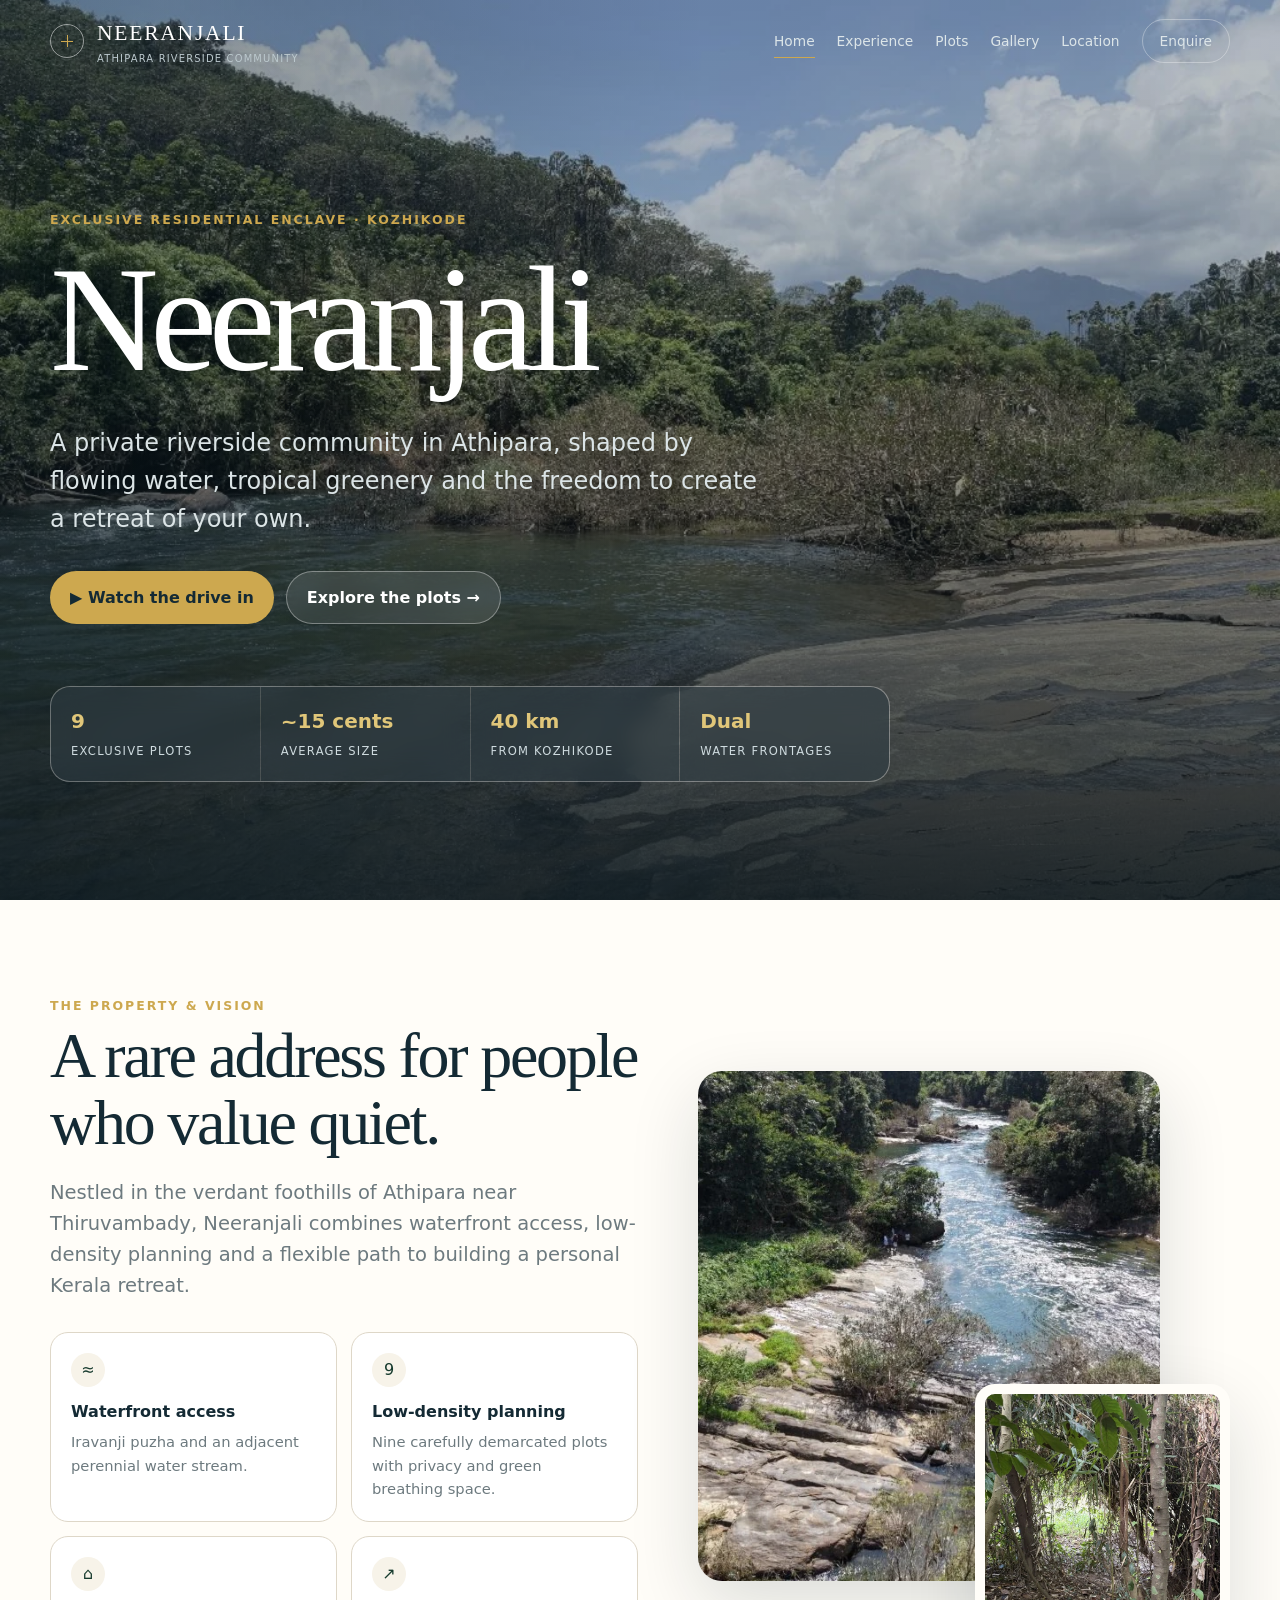
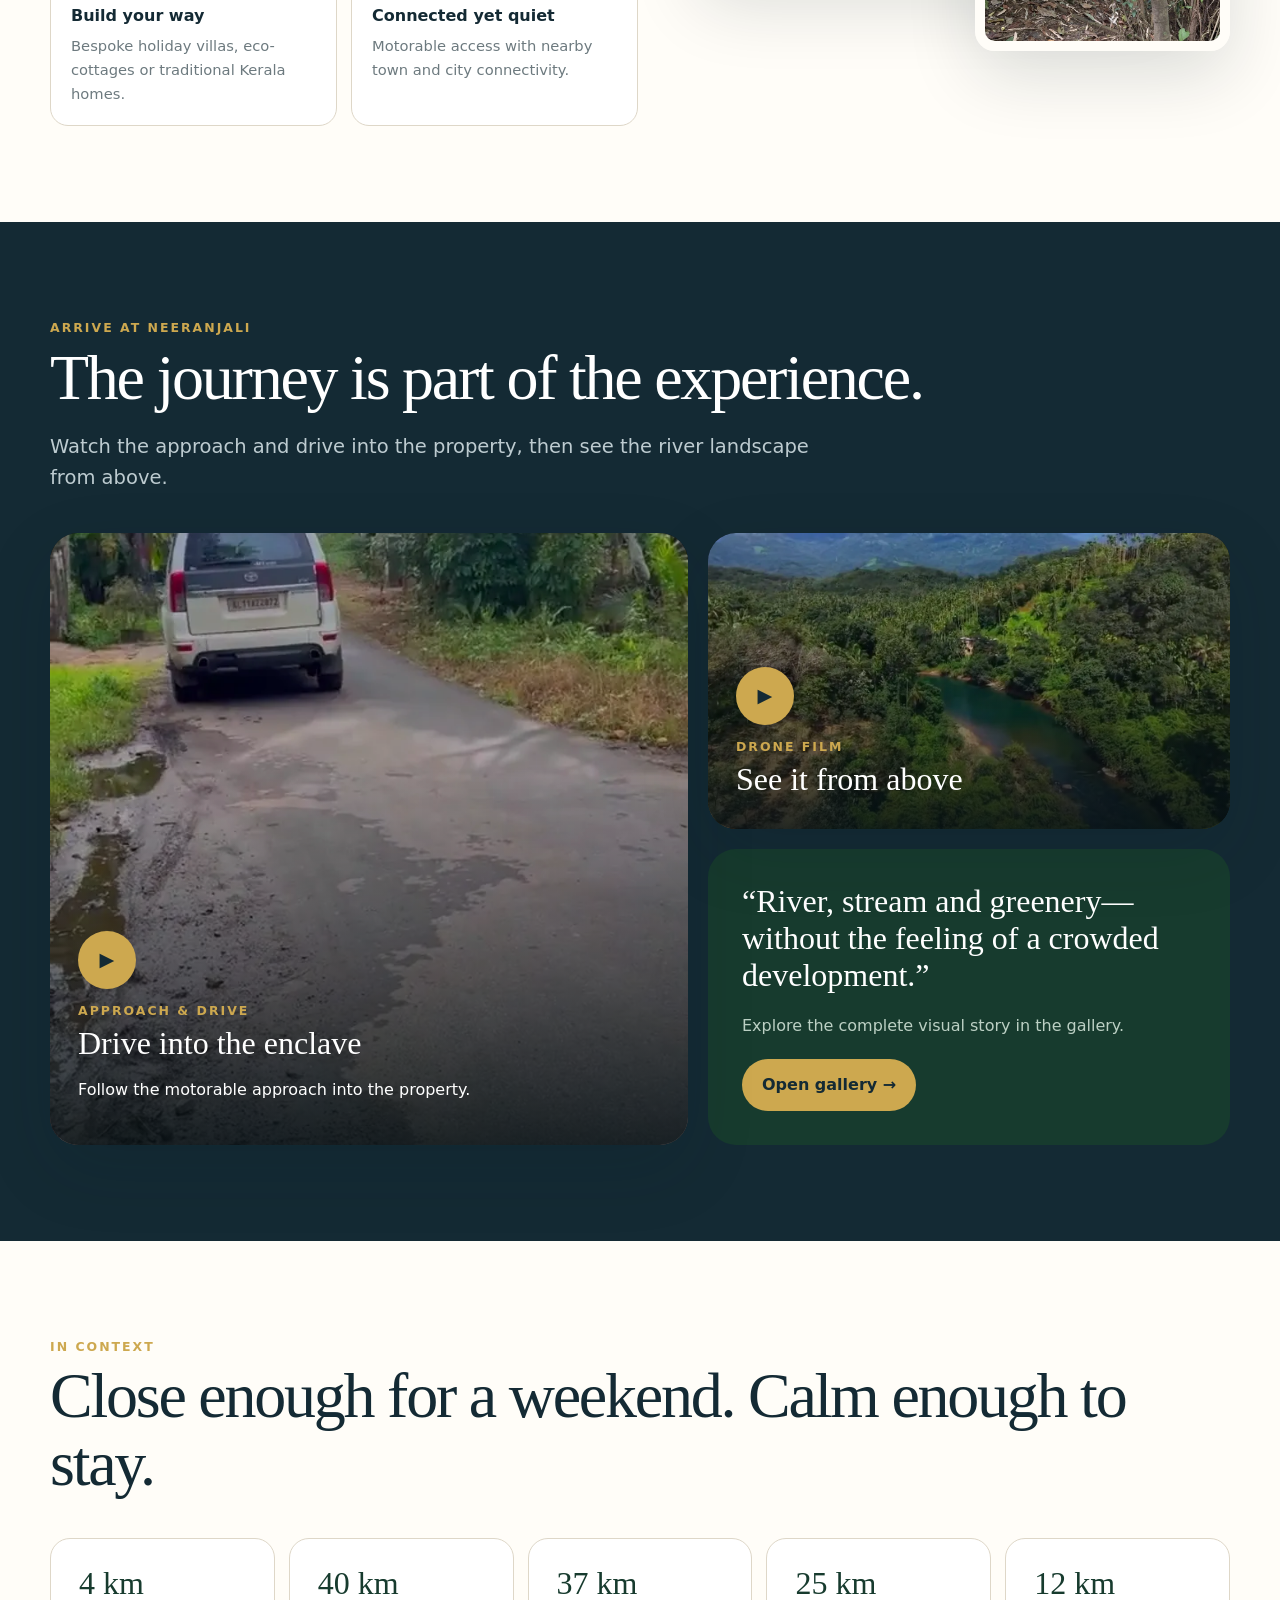
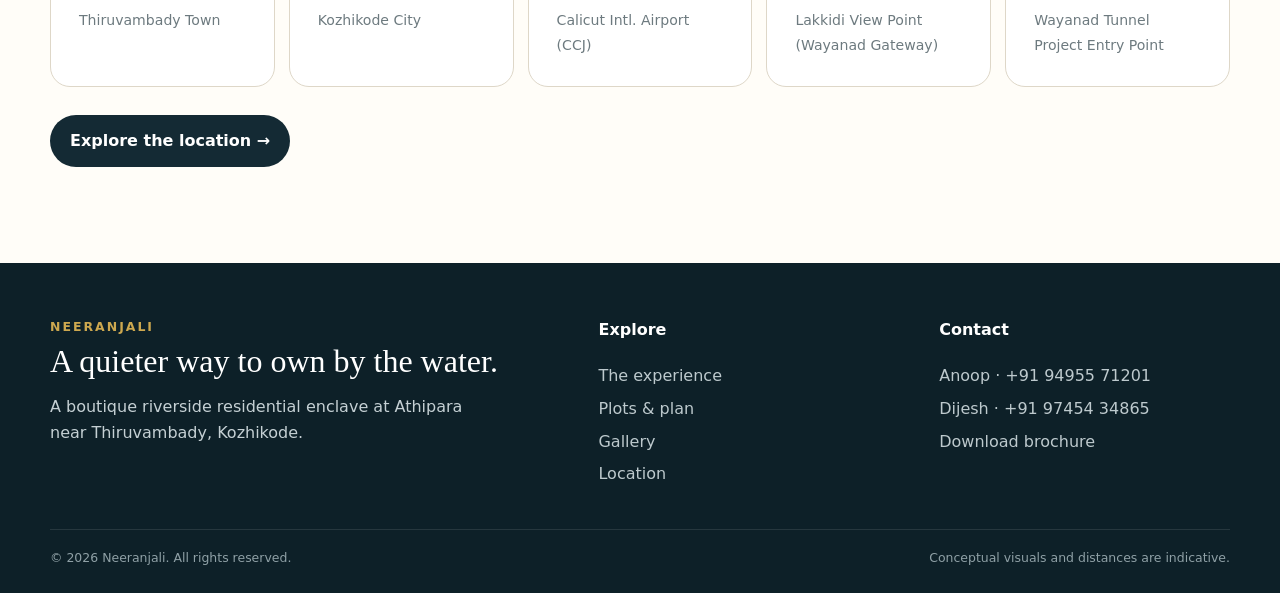
<file: index.html>
<!doctype html>
<html lang="en">
<head>
<meta charset="utf-8"><meta name="viewport" content="width=device-width,initial-scale=1">
<title>Neeranjali | Athipara Riverside Community</title>
<meta name="description" content="Neeranjali is an exclusive riverside residential enclave near Thiruvambady, Kozhikode.">
<meta name="theme-color" content="#142a34">
<meta property="og:title" content="Neeranjali | Athipara Riverside Community"><meta property="og:description" content="Neeranjali is an exclusive riverside residential enclave near Thiruvambady, Kozhikode."><meta property="og:type" content="website"><meta property="og:image" content="assets/images/river.webp">
<link rel="stylesheet" href="assets/css/style.css">
</head>
<body data-page="home">
<header class="site-header">
  <nav class="nav" aria-label="Main navigation">
    <a class="brand" href="index.html"><span class="brand-mark"></span><span><strong>NEERANJALI</strong><small>ATHIPARA RIVERSIDE COMMUNITY</small></span></a>
    <button class="menu-btn" aria-label="Toggle navigation" aria-expanded="false">☰</button>
    <div class="nav-links">
      <a data-nav="home" href="index.html">Home</a>
      <a data-nav="experience" href="experience.html">Experience</a>
      <a data-nav="plots" href="plots.html">Plots</a>
      <a data-nav="gallery" href="gallery.html">Gallery</a>
      <a data-nav="location" href="location.html">Location</a>
      <a data-nav="contact" class="nav-cta" href="contact.html">Enquire</a>
    </div>
  </nav>
</header>


<main>
<section class="hero">
  <div class="hero-media"><img src="assets/images/river.webp" alt="Iravanji river beside Neeranjali"></div>
  <div class="container hero-content">
    <div class="eyebrow">Exclusive Residential Enclave · Kozhikode</div>
    <h1>Neeranjali</h1>
    <p class="hero-sub">A private riverside community in Athipara, shaped by flowing water, tropical greenery and the freedom to create a retreat of your own.</p>
    <div class="hero-actions"><button class="btn btn-primary" data-video="approach">▶ Watch the drive in</button><a class="btn btn-secondary" href="plots.html">Explore the plots →</a></div>
    <div class="hero-stats"><div class="hero-stat"><strong>9</strong><span>Exclusive plots</span></div><div class="hero-stat"><strong>~15 cents</strong><span>Average size</span></div><div class="hero-stat"><strong>40 km</strong><span>From Kozhikode</span></div><div class="hero-stat"><strong>Dual</strong><span>Water frontages</span></div></div>
  </div>
</section>
<section class="section"><div class="container split reveal">
  <div><div class="eyebrow">The property & vision</div><h2 class="section-title">A rare address for people who value quiet.</h2><p class="lead">Nestled in the verdant foothills of Athipara near Thiruvambady, Neeranjali combines waterfront access, low-density planning and a flexible path to building a personal Kerala retreat.</p><div class="feature-list"><div class="feature"><div class="icon">≈</div><b>Waterfront access</b><p>Iravanji puzha and an adjacent perennial water stream.</p></div><div class="feature"><div class="icon">9</div><b>Low-density planning</b><p>Nine carefully demarcated plots with privacy and green breathing space.</p></div><div class="feature"><div class="icon">⌂</div><b>Build your way</b><p>Bespoke holiday villas, eco-cottages or traditional Kerala homes.</p></div><div class="feature"><div class="icon">↗</div><b>Connected yet quiet</b><p>Motorable access with nearby town and city connectivity.</p></div></div></div>
  <div class="photo-stack"><img class="main" src="assets/images/aerial.webp" alt="Aerial river view"><img class="float" src="assets/images/grove.webp" alt="Greenery at Neeranjali"></div>
</div></section>
<section class="section dark-section"><div class="container reveal"><div class="eyebrow">Arrive at Neeranjali</div><h2 class="section-title">The journey is part of the experience.</h2><p class="lead">Watch the approach and drive into the property, then see the river landscape from above.</p><div class="video-showcase"><article class="video-card" data-video="approach"><img src="assets/images/approach-video-poster.webp" alt="Approach road"><div class="video-caption"><div class="play">▶</div><div class="eyebrow">Approach & drive</div><h3>Drive into the enclave</h3><p>Follow the motorable approach into the property.</p></div></article><div class="video-side"><article class="video-card small" data-video="drone"><img src="assets/images/drone-video-poster.webp" alt="Drone aerial"><div class="video-caption"><div class="play">▶</div><div class="eyebrow">Drone film</div><h3>See it from above</h3></div></article><div class="quote-card"><blockquote>“River, stream and greenery—without the feeling of a crowded development.”</blockquote><p>Explore the complete visual story in the gallery.</p><a class="btn btn-primary" href="gallery.html" style="margin-top:20px;align-self:flex-start">Open gallery →</a></div></div></div></div></section>
<section class="section"><div class="container reveal"><div class="eyebrow">In context</div><h2 class="section-title">Close enough for a weekend. Calm enough to stay.</h2><div class="stat-grid"><div class="stat"><strong>4 km</strong><span>Thiruvambady Town</span></div><div class="stat"><strong>40 km</strong><span>Kozhikode City</span></div><div class="stat"><strong>37 km</strong><span>Calicut Intl. Airport (CCJ)</span></div><div class="stat"><strong>25 km</strong><span>Lakkidi View Point (Wayanad Gateway)</span></div><div class="stat"><strong>12 km</strong><span>Wayanad Tunnel Project Entry Point</span></div></div><div style="margin-top:28px"><a class="btn btn-dark" href="location.html">Explore the location →</a></div></div></section>
</main>
<footer class="site-footer">
  <div class="container">
    <div class="footer-grid">
      <div><div class="eyebrow">Neeranjali</div><h3 style="font-size:2rem;margin:.5rem 0 1rem;color:white">A quieter way to own by the water.</h3><p style="max-width:430px">A boutique riverside residential enclave at Athipara near Thiruvambady, Kozhikode.</p></div>
      <div><h4>Explore</h4><a href="experience.html">The experience</a><a href="plots.html">Plots & plan</a><a href="gallery.html">Gallery</a><a href="location.html">Location</a></div>
      <div><h4>Contact</h4><a href="tel:+919495571201">Anoop · +91 94955 71201</a><a href="tel:+919745434865">Dijesh · +91 97454 34865</a><a href="downloads/Neeranjali_Premium_Brochure.pdf" target="_blank">Download brochure</a></div>
    </div>
    <div class="copyright"><span>© 2026 Neeranjali. All rights reserved.</span><span>Conceptual visuals and distances are indicative.</span></div>
  </div>
</footer>
<div class="video-modal" aria-hidden="true"><button class="modal-close" data-close-video aria-label="Close video">×</button><div class="modal-frame"><video id="videoPlayer" controls playsinline preload="metadata" title="Neeranjali video"></video></div></div>
<div class="lightbox"><button class="modal-close" data-close-lightbox aria-label="Close image">×</button><img alt="Expanded Neeranjali gallery view"></div>
<script src="assets/js/main.js"></script>

</body></html>
</file>
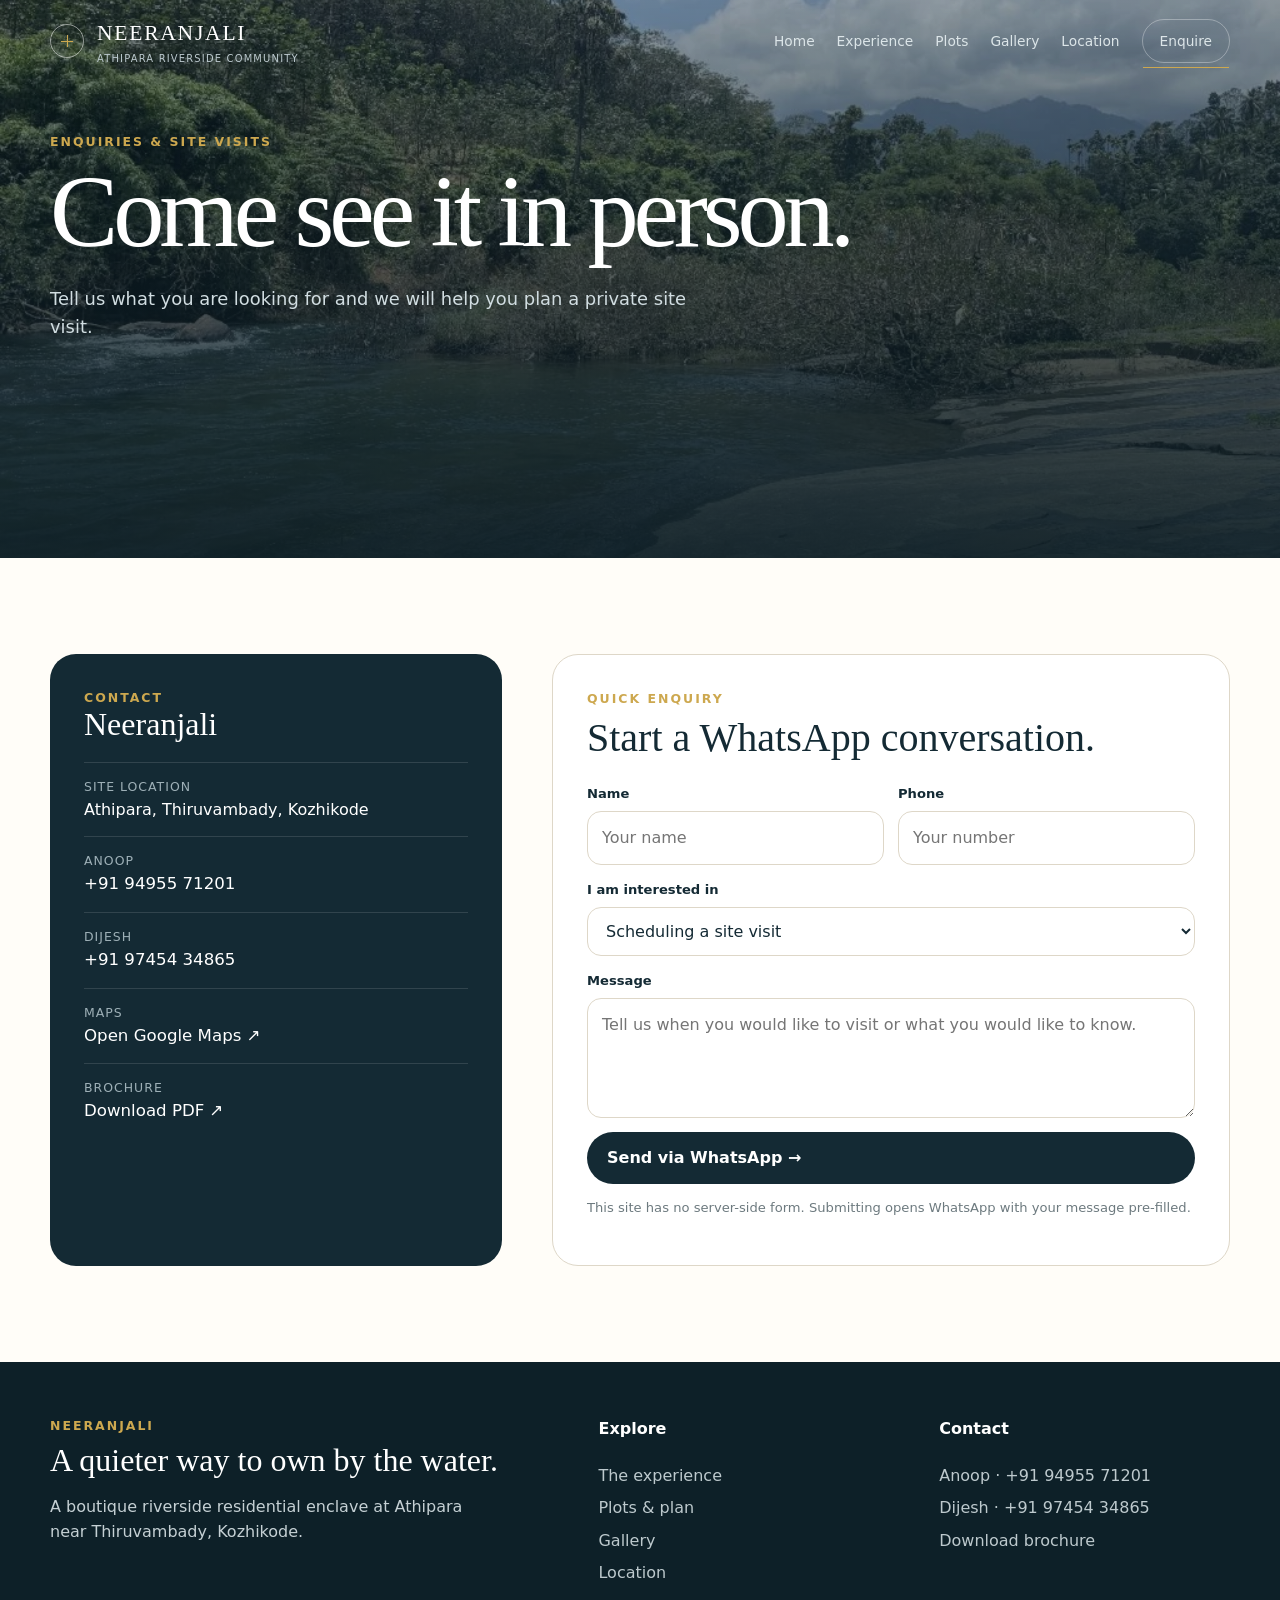
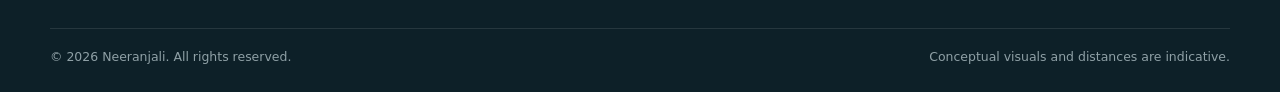
<file: contact.html>
<!doctype html>
<html lang="en">
<head>
<meta charset="utf-8"><meta name="viewport" content="width=device-width,initial-scale=1">
<title>Contact & Site Visit | Neeranjali</title>
<meta name="description" content="Contact Neeranjali to schedule a private site visit or enquire about plot availability.">
<meta name="theme-color" content="#142a34">
<meta property="og:title" content="Contact & Site Visit | Neeranjali"><meta property="og:description" content="Contact Neeranjali to schedule a private site visit or enquire about plot availability."><meta property="og:type" content="website"><meta property="og:image" content="assets/images/river.webp">
<link rel="stylesheet" href="assets/css/style.css">
</head>
<body data-page="contact">
<header class="site-header">
  <nav class="nav" aria-label="Main navigation">
    <a class="brand" href="index.html"><span class="brand-mark"></span><span><strong>NEERANJALI</strong><small>ATHIPARA RIVERSIDE COMMUNITY</small></span></a>
    <button class="menu-btn" aria-label="Toggle navigation" aria-expanded="false">☰</button>
    <div class="nav-links">
      <a data-nav="home" href="index.html">Home</a>
      <a data-nav="experience" href="experience.html">Experience</a>
      <a data-nav="plots" href="plots.html">Plots</a>
      <a data-nav="gallery" href="gallery.html">Gallery</a>
      <a data-nav="location" href="location.html">Location</a>
      <a data-nav="contact" class="nav-cta" href="contact.html">Enquire</a>
    </div>
  </nav>
</header>


<main><section class="subhero"><img src="assets/images/river.webp" alt="Neeranjali riverfront"><div class="container"><div class="eyebrow">Enquiries & Site Visits</div><h1>Come see it in person.</h1><p>Tell us what you are looking for and we will help you plan a private site visit.</p></div></section>
<section class="section"><div class="container contact-grid reveal"><aside class="contact-card"><div class="eyebrow">Contact</div><h3>Neeranjali</h3><div class="contact-line"><span>Site location</span>Athipara, Thiruvambady, Kozhikode</div><div class="contact-line"><span>Anoop</span><a href="tel:+919495571201">+91 94955 71201</a></div><div class="contact-line"><span>Dijesh</span><a href="tel:+919745434865">+91 97454 34865</a></div><div class="contact-line"><span>Maps</span><a target="_blank" rel="noopener" href="https://www.google.com/maps/search/?api=1&query=92VC%2BCMX%20Thottumuzhi%2C%20Keralam">Open Google Maps ↗</a></div><div class="contact-line"><span>Brochure</span><a target="_blank" href="downloads/Neeranjali_Premium_Brochure.pdf">Download PDF ↗</a></div></aside><form class="form" id="enquiryForm"><div class="eyebrow">Quick enquiry</div><h2 style="font-size:2.5rem;margin:.5rem 0 1.5rem">Start a WhatsApp conversation.</h2><div class="fields"><div class="field"><label for="name">Name</label><input id="name" name="name" required placeholder="Your name"></div><div class="field"><label for="phone">Phone</label><input id="phone" name="phone" required placeholder="Your number"></div><div class="field full"><label for="interest">I am interested in</label><select id="interest" name="interest"><option>Scheduling a site visit</option><option>Plot availability</option><option>Plot 01 / river-facing option</option><option>Western blocks / road access</option><option>Eastern blocks / stream proximity</option><option>General enquiry</option></select></div><div class="field full"><label for="message">Message</label><textarea id="message" name="message" placeholder="Tell us when you would like to visit or what you would like to know."></textarea></div><div class="field full"><button class="btn btn-dark" type="submit">Send via WhatsApp →</button></div></div><p class="muted" style="font-size:.82rem">This site has no server-side form. Submitting opens WhatsApp with your message pre-filled.</p></form></div></section></main>
<footer class="site-footer">
  <div class="container">
    <div class="footer-grid">
      <div><div class="eyebrow">Neeranjali</div><h3 style="font-size:2rem;margin:.5rem 0 1rem;color:white">A quieter way to own by the water.</h3><p style="max-width:430px">A boutique riverside residential enclave at Athipara near Thiruvambady, Kozhikode.</p></div>
      <div><h4>Explore</h4><a href="experience.html">The experience</a><a href="plots.html">Plots & plan</a><a href="gallery.html">Gallery</a><a href="location.html">Location</a></div>
      <div><h4>Contact</h4><a href="tel:+919495571201">Anoop · +91 94955 71201</a><a href="tel:+919745434865">Dijesh · +91 97454 34865</a><a href="downloads/Neeranjali_Premium_Brochure.pdf" target="_blank">Download brochure</a></div>
    </div>
    <div class="copyright"><span>© 2026 Neeranjali. All rights reserved.</span><span>Conceptual visuals and distances are indicative.</span></div>
  </div>
</footer>
<div class="video-modal" aria-hidden="true"><button class="modal-close" data-close-video aria-label="Close video">×</button><div class="modal-frame"><video id="videoPlayer" controls playsinline preload="metadata" title="Neeranjali video"></video></div></div>
<div class="lightbox"><button class="modal-close" data-close-lightbox aria-label="Close image">×</button><img alt="Expanded Neeranjali gallery view"></div>
<script src="assets/js/main.js"></script>

</body></html>
</file>
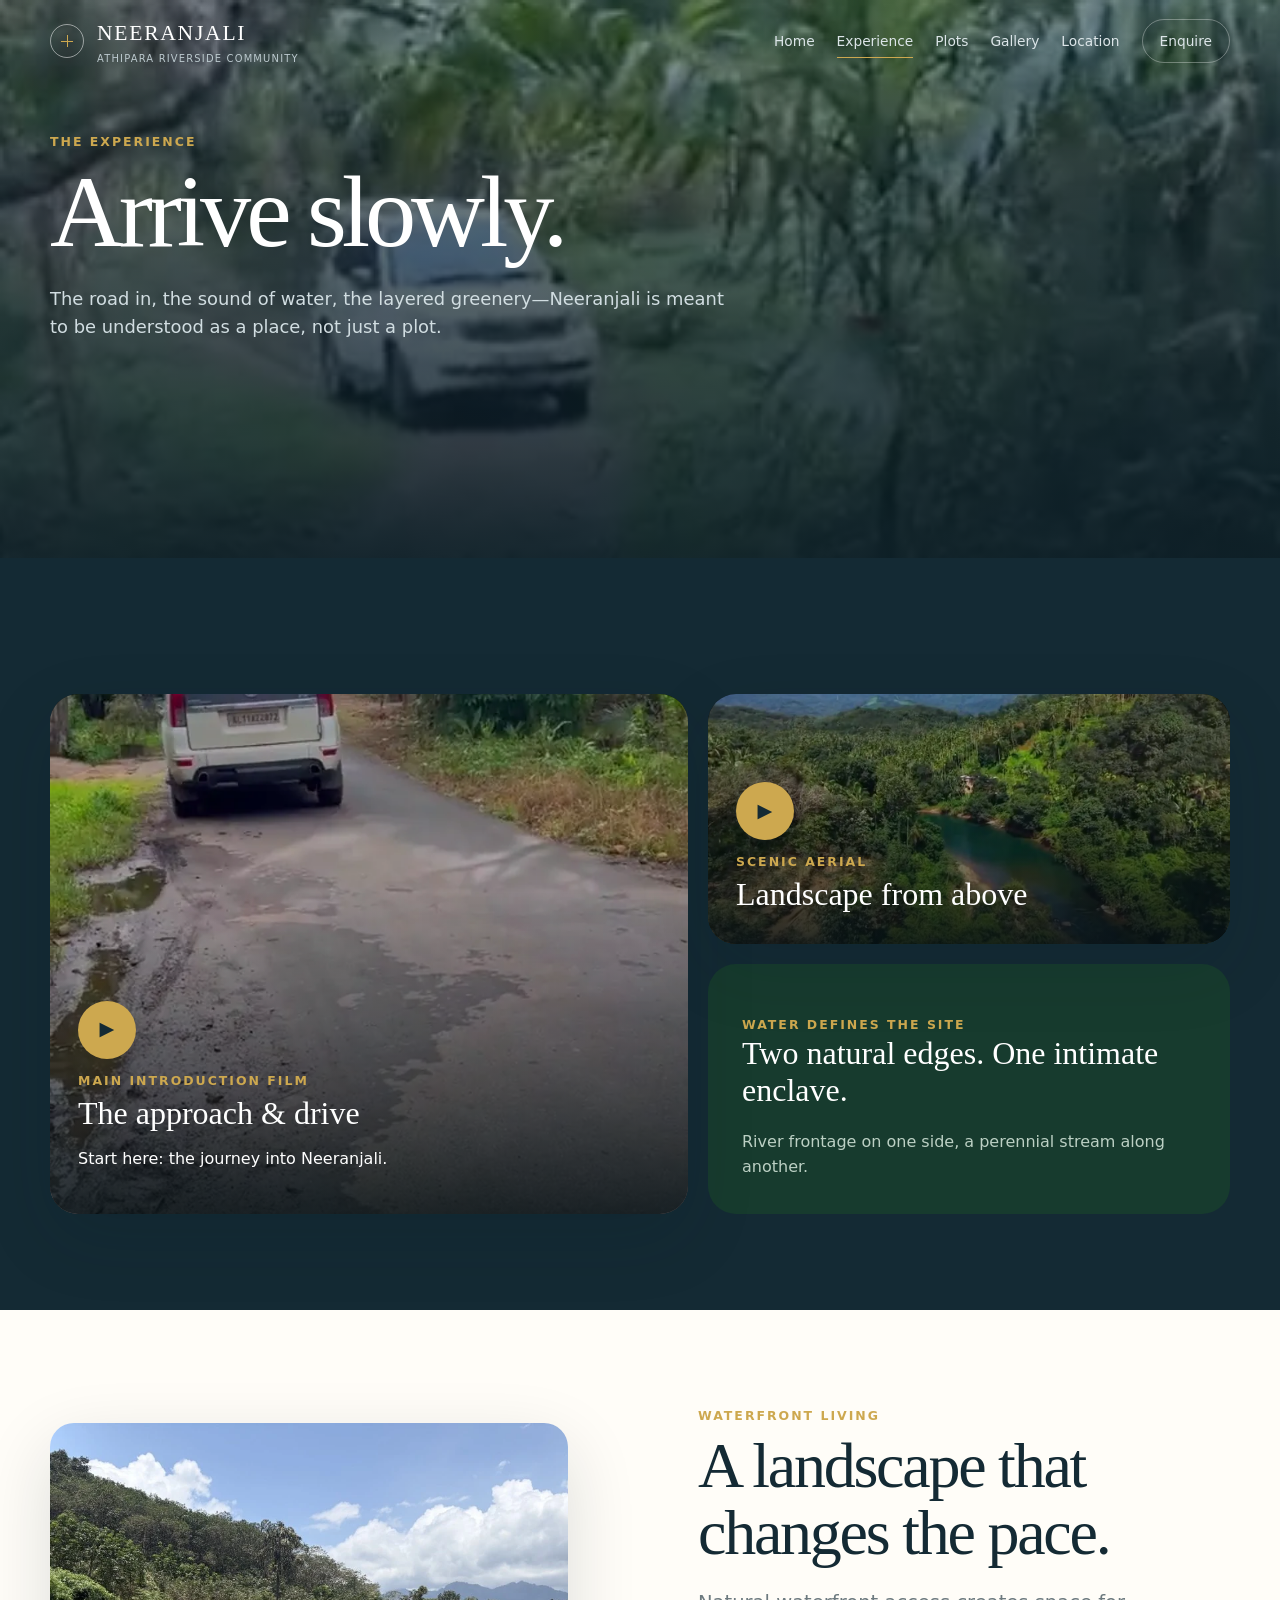
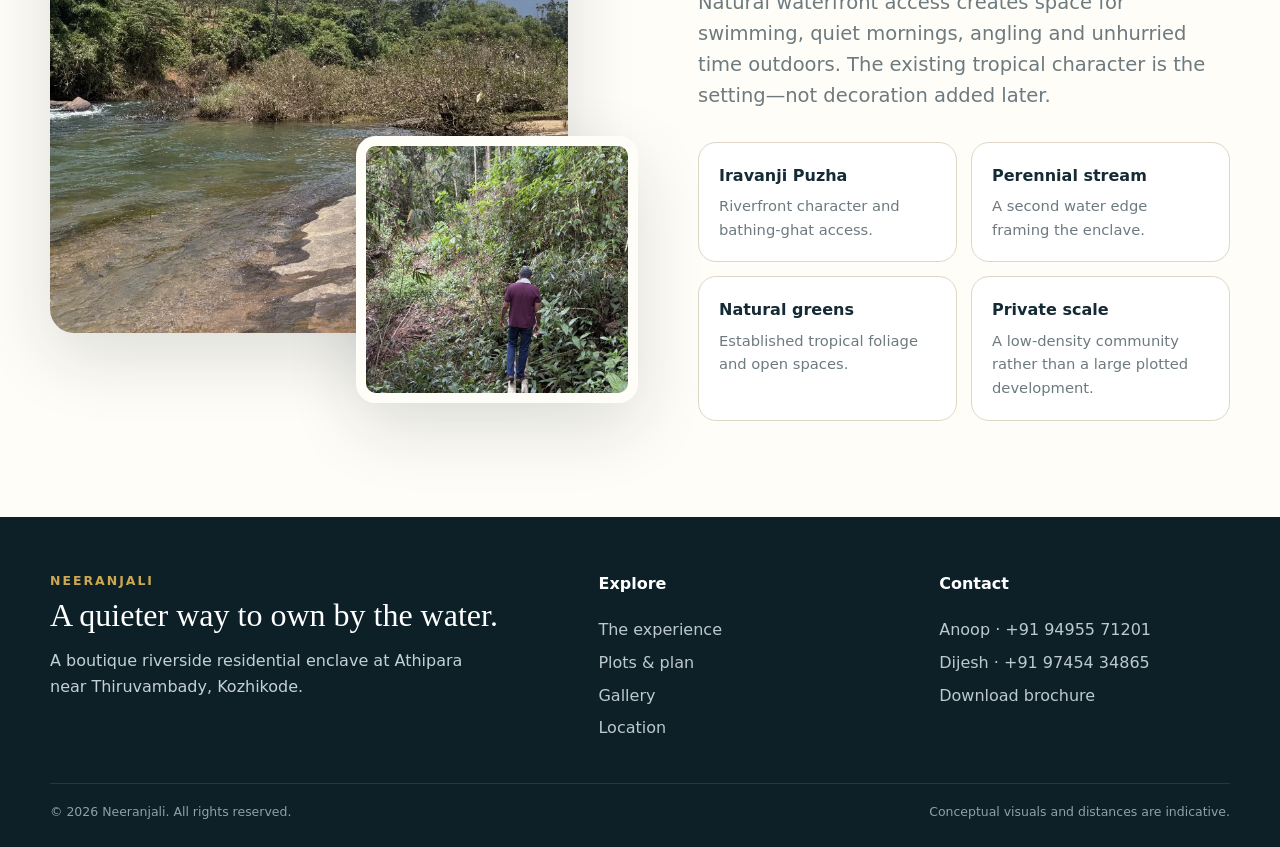
<file: experience.html>
<!doctype html>
<html lang="en">
<head>
<meta charset="utf-8"><meta name="viewport" content="width=device-width,initial-scale=1">
<title>Experience Neeranjali | Drive, River & Drone Film</title>
<meta name="description" content="Watch the approach drive and scenic drone film, and explore the natural waterfront experience at Neeranjali.">
<meta name="theme-color" content="#142a34">
<meta property="og:title" content="Experience Neeranjali | Drive, River & Drone Film"><meta property="og:description" content="Watch the approach drive and scenic drone film, and explore the natural waterfront experience at Neeranjali."><meta property="og:type" content="website"><meta property="og:image" content="assets/images/river.webp">
<link rel="stylesheet" href="assets/css/style.css">
</head>
<body data-page="experience">
<header class="site-header">
  <nav class="nav" aria-label="Main navigation">
    <a class="brand" href="index.html"><span class="brand-mark"></span><span><strong>NEERANJALI</strong><small>ATHIPARA RIVERSIDE COMMUNITY</small></span></a>
    <button class="menu-btn" aria-label="Toggle navigation" aria-expanded="false">☰</button>
    <div class="nav-links">
      <a data-nav="home" href="index.html">Home</a>
      <a data-nav="experience" href="experience.html">Experience</a>
      <a data-nav="plots" href="plots.html">Plots</a>
      <a data-nav="gallery" href="gallery.html">Gallery</a>
      <a data-nav="location" href="location.html">Location</a>
      <a data-nav="contact" class="nav-cta" href="contact.html">Enquire</a>
    </div>
  </nav>
</header>


<main><section class="subhero"><img src="assets/images/approach.webp" alt="Road through greenery"><div class="container"><div class="eyebrow">The Experience</div><h1>Arrive slowly.</h1><p>The road in, the sound of water, the layered greenery—Neeranjali is meant to be understood as a place, not just a plot.</p></div></section>
<section class="section dark-section"><div class="container"><div class="video-showcase reveal"><article class="video-card" data-video="approach"><img src="assets/images/approach-video-poster.webp" alt="Approach to Neeranjali"><div class="video-caption"><div class="play">▶</div><div class="eyebrow">Main introduction film</div><h3>The approach & drive</h3><p>Start here: the journey into Neeranjali.</p></div></article><div class="video-side"><article class="video-card small" data-video="drone"><img src="assets/images/drone-video-poster.webp" alt="Drone view"><div class="video-caption"><div class="play">▶</div><div class="eyebrow">Scenic aerial</div><h3>Landscape from above</h3></div></article><div class="quote-card"><div class="eyebrow">Water defines the site</div><blockquote>Two natural edges. One intimate enclave.</blockquote><p>River frontage on one side, a perennial stream along another.</p></div></div></div></div></section>
<section class="section"><div class="container split reveal"><div class="photo-stack"><img class="main" src="assets/images/river.webp" alt="Iravanji puzha"><img class="float" src="assets/images/stream.webp" alt="Perennial stream"></div><div><div class="eyebrow">Waterfront living</div><h2 class="section-title">A landscape that changes the pace.</h2><p class="lead">Natural waterfront access creates space for swimming, quiet mornings, angling and unhurried time outdoors. The existing tropical character is the setting—not decoration added later.</p><div class="feature-list"><div class="feature"><b>Iravanji Puzha</b><p>Riverfront character and bathing-ghat access.</p></div><div class="feature"><b>Perennial stream</b><p>A second water edge framing the enclave.</p></div><div class="feature"><b>Natural greens</b><p>Established tropical foliage and open spaces.</p></div><div class="feature"><b>Private scale</b><p>A low-density community rather than a large plotted development.</p></div></div></div></div></section></main>
<footer class="site-footer">
  <div class="container">
    <div class="footer-grid">
      <div><div class="eyebrow">Neeranjali</div><h3 style="font-size:2rem;margin:.5rem 0 1rem;color:white">A quieter way to own by the water.</h3><p style="max-width:430px">A boutique riverside residential enclave at Athipara near Thiruvambady, Kozhikode.</p></div>
      <div><h4>Explore</h4><a href="experience.html">The experience</a><a href="plots.html">Plots & plan</a><a href="gallery.html">Gallery</a><a href="location.html">Location</a></div>
      <div><h4>Contact</h4><a href="tel:+919495571201">Anoop · +91 94955 71201</a><a href="tel:+919745434865">Dijesh · +91 97454 34865</a><a href="downloads/Neeranjali_Premium_Brochure.pdf" target="_blank">Download brochure</a></div>
    </div>
    <div class="copyright"><span>© 2026 Neeranjali. All rights reserved.</span><span>Conceptual visuals and distances are indicative.</span></div>
  </div>
</footer>
<div class="video-modal" aria-hidden="true"><button class="modal-close" data-close-video aria-label="Close video">×</button><div class="modal-frame"><video id="videoPlayer" controls playsinline preload="metadata" title="Neeranjali video"></video></div></div>
<div class="lightbox"><button class="modal-close" data-close-lightbox aria-label="Close image">×</button><img alt="Expanded Neeranjali gallery view"></div>
<script src="assets/js/main.js"></script>

</body></html>
</file>
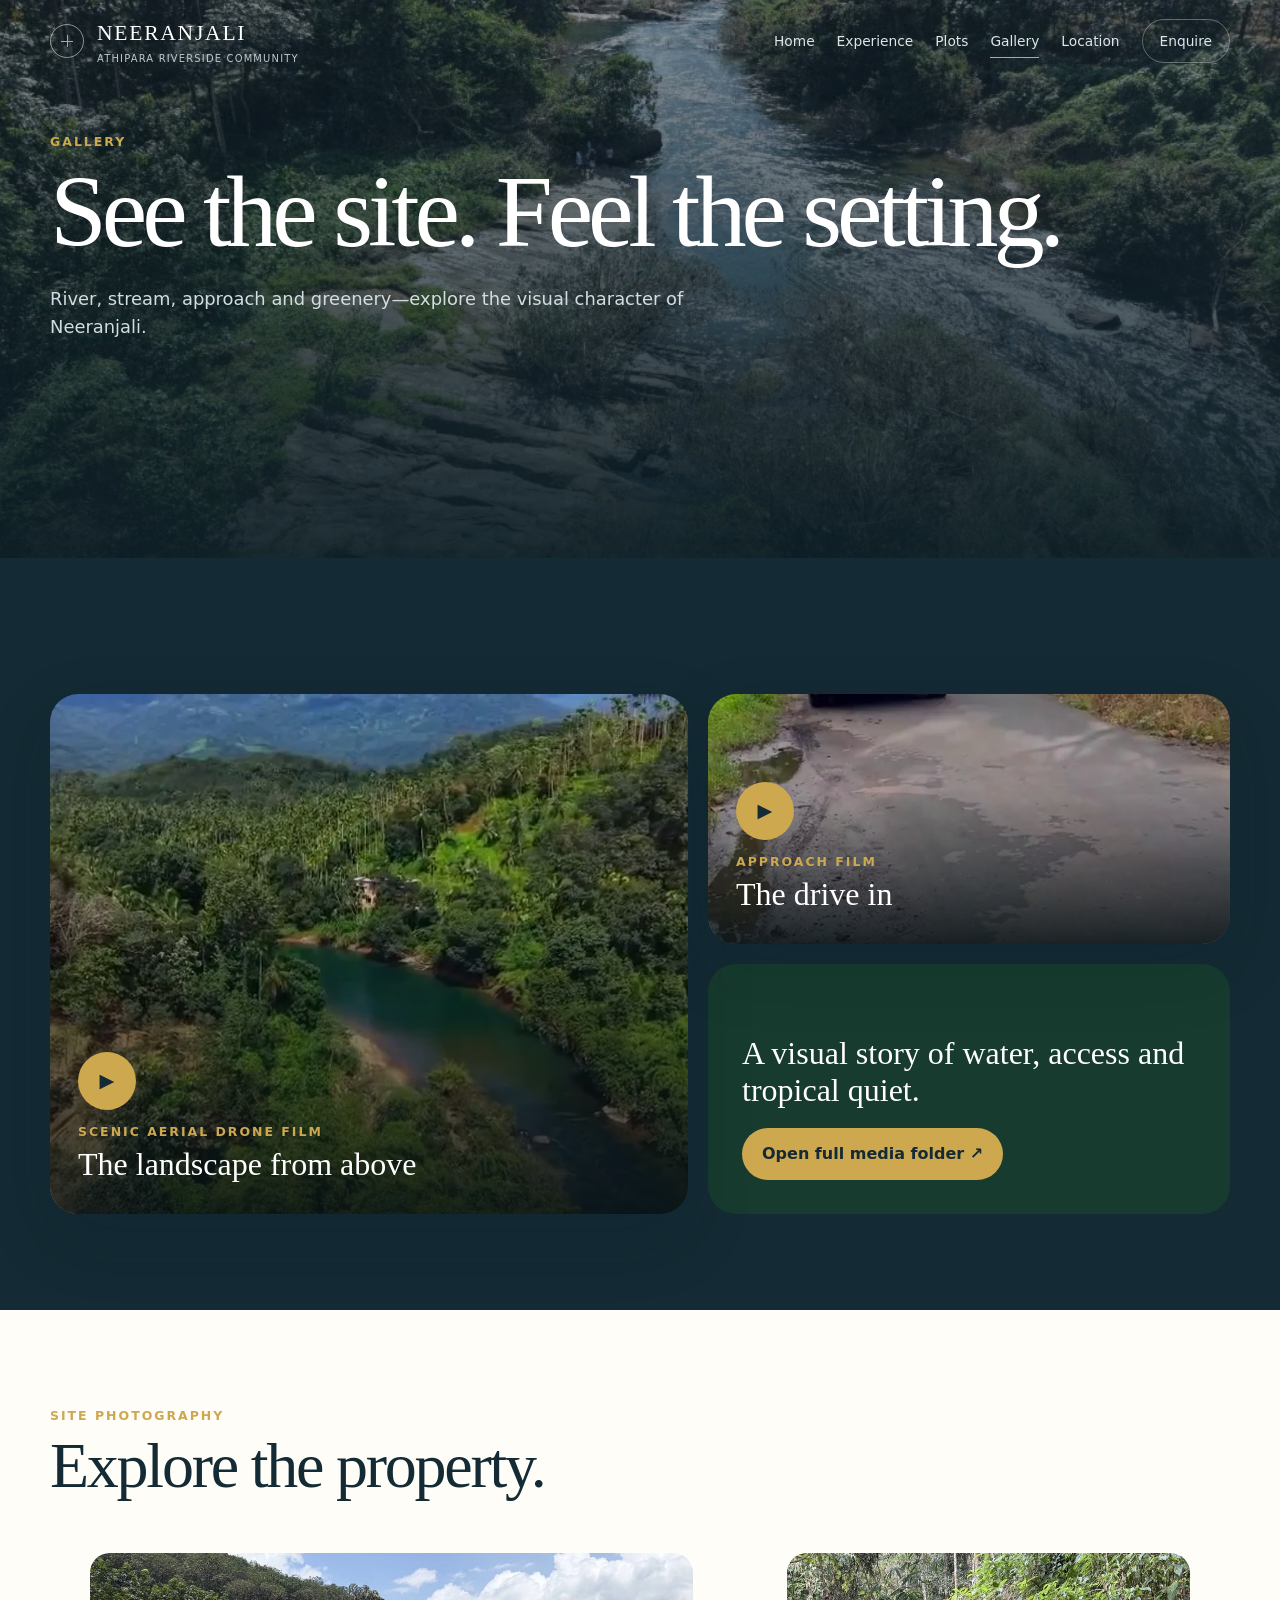
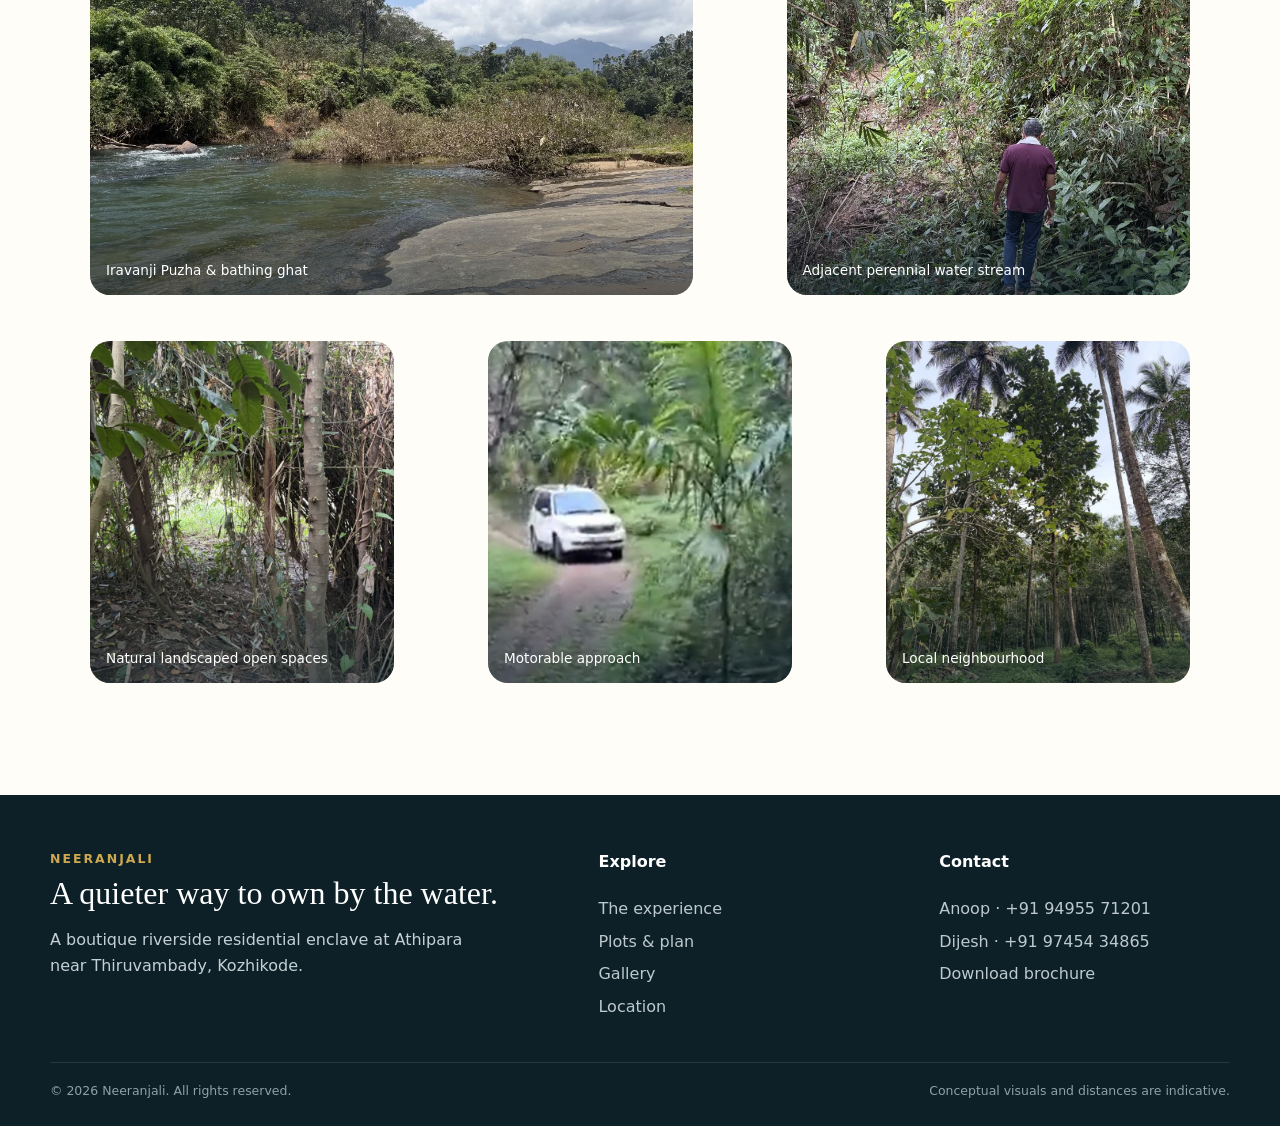
<file: gallery.html>
<!doctype html>
<html lang="en">
<head>
<meta charset="utf-8"><meta name="viewport" content="width=device-width,initial-scale=1">
<title>Gallery | Neeranjali Riverside Community</title>
<meta name="description" content="Watch Neeranjali drone and approach videos and browse site photography from the riverfront property.">
<meta name="theme-color" content="#142a34">
<meta property="og:title" content="Gallery | Neeranjali Riverside Community"><meta property="og:description" content="Watch Neeranjali drone and approach videos and browse site photography from the riverfront property."><meta property="og:type" content="website"><meta property="og:image" content="assets/images/river.webp">
<link rel="stylesheet" href="assets/css/style.css">
</head>
<body data-page="gallery">
<header class="site-header">
  <nav class="nav" aria-label="Main navigation">
    <a class="brand" href="index.html"><span class="brand-mark"></span><span><strong>NEERANJALI</strong><small>ATHIPARA RIVERSIDE COMMUNITY</small></span></a>
    <button class="menu-btn" aria-label="Toggle navigation" aria-expanded="false">☰</button>
    <div class="nav-links">
      <a data-nav="home" href="index.html">Home</a>
      <a data-nav="experience" href="experience.html">Experience</a>
      <a data-nav="plots" href="plots.html">Plots</a>
      <a data-nav="gallery" href="gallery.html">Gallery</a>
      <a data-nav="location" href="location.html">Location</a>
      <a data-nav="contact" class="nav-cta" href="contact.html">Enquire</a>
    </div>
  </nav>
</header>


<main><section class="subhero"><img src="assets/images/aerial.webp" alt="Aerial view of Neeranjali"><div class="container"><div class="eyebrow">Gallery</div><h1>See the site. Feel the setting.</h1><p>River, stream, approach and greenery—explore the visual character of Neeranjali.</p></div></section>
<section class="section dark-section"><div class="container"><div class="video-showcase reveal"><article class="video-card" data-video="drone"><img src="assets/images/drone-video-poster.webp" alt="Aerial drone view"><div class="video-caption"><div class="play">▶</div><div class="eyebrow">Scenic aerial drone film</div><h3>The landscape from above</h3></div></article><div class="video-side"><article class="video-card small" data-video="approach"><img src="assets/images/approach-video-poster.webp" alt="Approach drive"><div class="video-caption"><div class="play">▶</div><div class="eyebrow">Approach film</div><h3>The drive in</h3></div></article><div class="quote-card"><blockquote>A visual story of water, access and tropical quiet.</blockquote><a class="btn btn-primary" href="https://drive.google.com/drive/folders/1s95wbJ2D7xgwb7BnpI5WgdAntxsR0l6C?usp=drive_link" target="_blank" rel="noopener" style="align-self:flex-start">Open full media folder ↗</a></div></div></div></div></section>
<section class="section"><div class="container reveal"><div class="eyebrow">Site photography</div><h2 class="section-title">Explore the property.</h2><div class="media-grid"><figure class="media-item" data-lightbox="assets/images/river.webp"><img src="assets/images/river.webp" alt="Iravanji Puzha"><span>Iravanji Puzha & bathing ghat</span></figure><figure class="media-item" data-lightbox="assets/images/stream.webp"><img src="assets/images/stream.webp" alt="Perennial water stream"><span>Adjacent perennial water stream</span></figure><figure class="media-item" data-lightbox="assets/images/grove.webp"><img src="assets/images/grove.webp" alt="Green open space"><span>Natural landscaped open spaces</span></figure><figure class="media-item" data-lightbox="assets/images/approach.webp"><img src="assets/images/approach.webp" alt="Motorable approach"><span>Motorable approach</span></figure><figure class="media-item" data-lightbox="assets/images/neighbourhood.webp"><img src="assets/images/neighbourhood.webp" alt="Local neighbourhood"><span>Local neighbourhood</span></figure></div></div></section></main>
<footer class="site-footer">
  <div class="container">
    <div class="footer-grid">
      <div><div class="eyebrow">Neeranjali</div><h3 style="font-size:2rem;margin:.5rem 0 1rem;color:white">A quieter way to own by the water.</h3><p style="max-width:430px">A boutique riverside residential enclave at Athipara near Thiruvambady, Kozhikode.</p></div>
      <div><h4>Explore</h4><a href="experience.html">The experience</a><a href="plots.html">Plots & plan</a><a href="gallery.html">Gallery</a><a href="location.html">Location</a></div>
      <div><h4>Contact</h4><a href="tel:+919495571201">Anoop · +91 94955 71201</a><a href="tel:+919745434865">Dijesh · +91 97454 34865</a><a href="downloads/Neeranjali_Premium_Brochure.pdf" target="_blank">Download brochure</a></div>
    </div>
    <div class="copyright"><span>© 2026 Neeranjali. All rights reserved.</span><span>Conceptual visuals and distances are indicative.</span></div>
  </div>
</footer>
<div class="video-modal" aria-hidden="true"><button class="modal-close" data-close-video aria-label="Close video">×</button><div class="modal-frame"><video id="videoPlayer" controls playsinline preload="metadata" title="Neeranjali video"></video></div></div>
<div class="lightbox"><button class="modal-close" data-close-lightbox aria-label="Close image">×</button><img alt="Expanded Neeranjali gallery view"></div>
<script src="assets/js/main.js"></script>

</body></html>
</file>
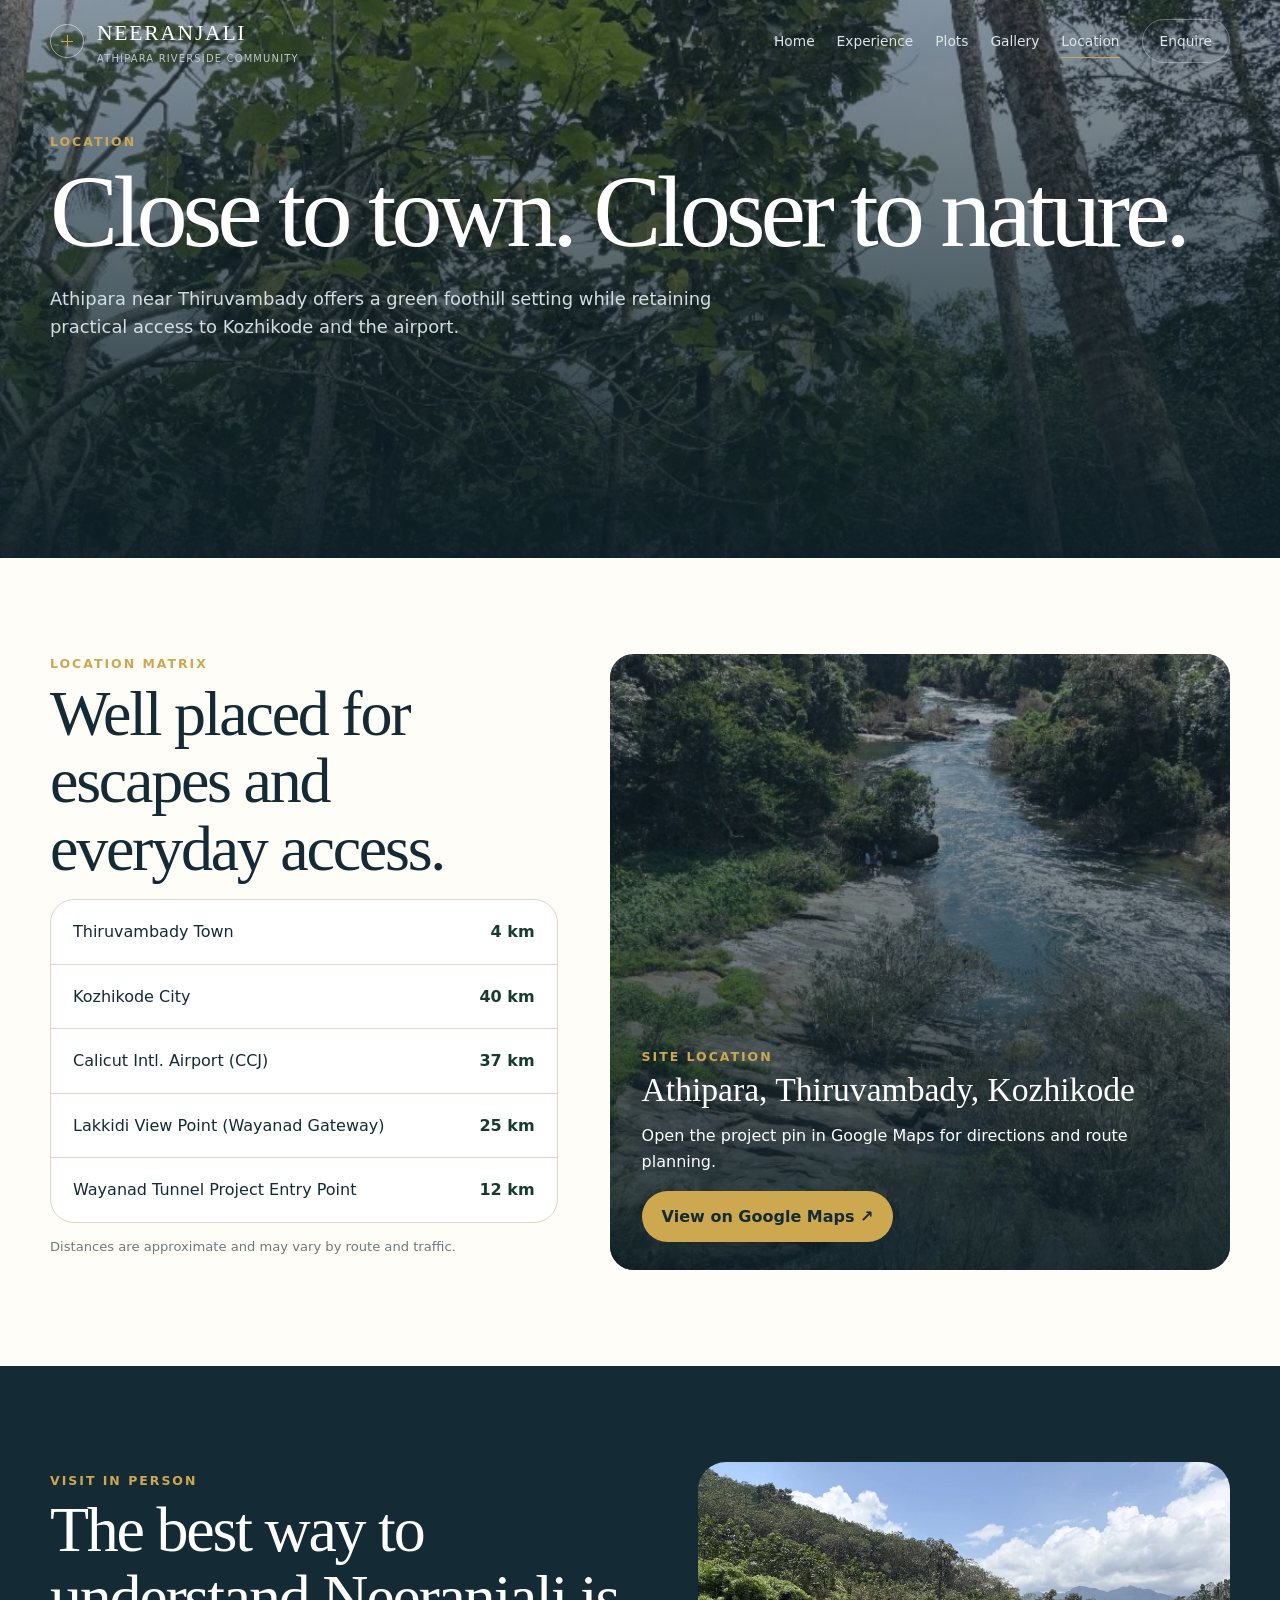
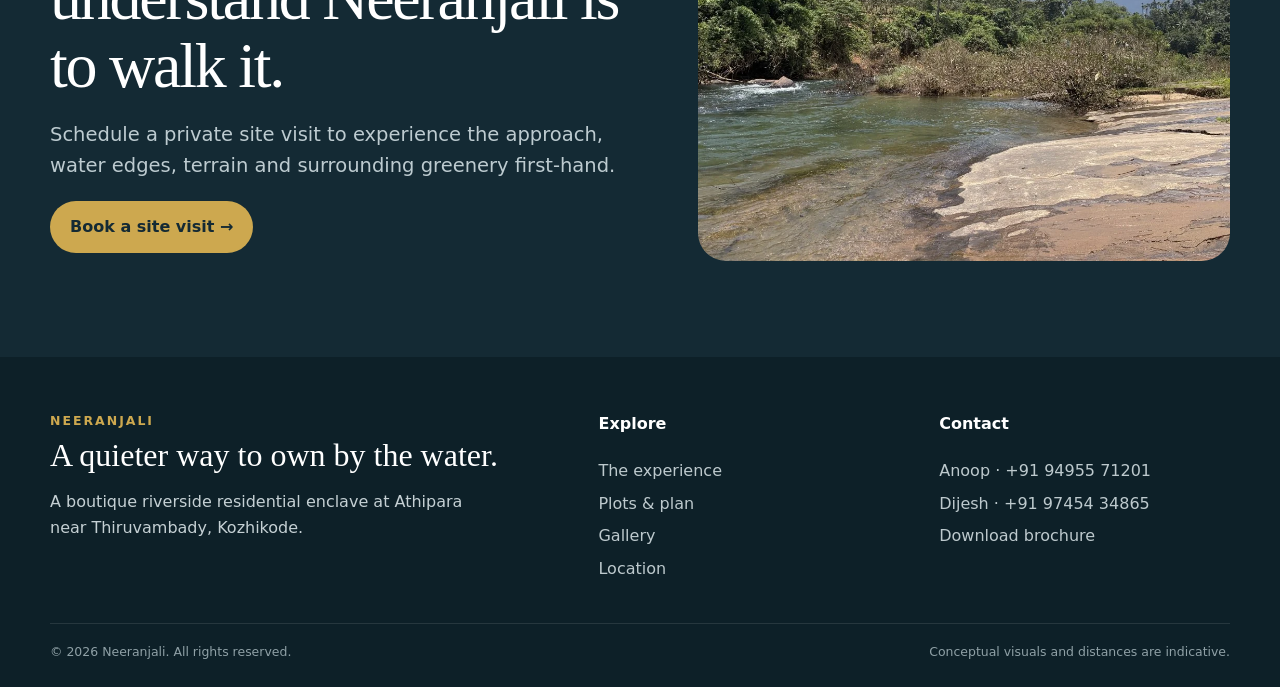
<file: location.html>
<!doctype html>
<html lang="en">
<head>
<meta charset="utf-8"><meta name="viewport" content="width=device-width,initial-scale=1">
<title>Location | Neeranjali, Athipara near Thiruvambady</title>
<meta name="description" content="See Neeranjali location distances to Thiruvambady, Kozhikode, Calicut Intl. Airport (CCJ), Lakkidi View Point and the Wayanad Tunnel Project entry point.">
<meta name="theme-color" content="#142a34">
<meta property="og:title" content="Location | Neeranjali, Athipara near Thiruvambady"><meta property="og:description" content="See Neeranjali location distances to Thiruvambady, Kozhikode, Calicut Intl. Airport (CCJ), Lakkidi View Point and the Wayanad Tunnel Project entry point."><meta property="og:type" content="website"><meta property="og:image" content="assets/images/river.webp">
<link rel="stylesheet" href="assets/css/style.css">
</head>
<body data-page="location">
<header class="site-header">
  <nav class="nav" aria-label="Main navigation">
    <a class="brand" href="index.html"><span class="brand-mark"></span><span><strong>NEERANJALI</strong><small>ATHIPARA RIVERSIDE COMMUNITY</small></span></a>
    <button class="menu-btn" aria-label="Toggle navigation" aria-expanded="false">☰</button>
    <div class="nav-links">
      <a data-nav="home" href="index.html">Home</a>
      <a data-nav="experience" href="experience.html">Experience</a>
      <a data-nav="plots" href="plots.html">Plots</a>
      <a data-nav="gallery" href="gallery.html">Gallery</a>
      <a data-nav="location" href="location.html">Location</a>
      <a data-nav="contact" class="nav-cta" href="contact.html">Enquire</a>
    </div>
  </nav>
</header>


<main><section class="subhero"><img src="assets/images/neighbourhood.webp" alt="Green neighbourhood near Neeranjali"><div class="container"><div class="eyebrow">Location</div><h1>Close to town. Closer to nature.</h1><p>Athipara near Thiruvambady offers a green foothill setting while retaining practical access to Kozhikode and the airport.</p></div></section>
<section class="section"><div class="container location-grid reveal"><div><div class="eyebrow">Location matrix</div><h2 class="section-title">Well placed for escapes and everyday access.</h2><div class="matrix"><div class="matrix-row"><span>Thiruvambady Town</span><strong>4 km</strong></div><div class="matrix-row"><span>Kozhikode City</span><strong>40 km</strong></div><div class="matrix-row"><span>Calicut Intl. Airport (CCJ)</span><strong>37 km</strong></div><div class="matrix-row"><span>Lakkidi View Point (Wayanad Gateway)</span><strong>25 km</strong></div><div class="matrix-row"><span>Wayanad Tunnel Project Entry Point</span><strong>12 km</strong></div></div><p class="muted" style="font-size:.82rem">Distances are approximate and may vary by route and traffic.</p></div><div class="map-card"><img src="assets/images/aerial.webp" alt="River landscape"><div class="map-content"><div class="eyebrow">Site location</div><h3>Athipara, Thiruvambady, Kozhikode</h3><p>Open the project pin in Google Maps for directions and route planning.</p><a class="btn btn-primary" target="_blank" rel="noopener" href="https://www.google.com/maps/search/?api=1&query=92VC%2BCMX%20Thottumuzhi%2C%20Keralam">View on Google Maps ↗</a></div></div></div></section>
<section class="section dark-section"><div class="container split reveal"><div><div class="eyebrow">Visit in person</div><h2 class="section-title">The best way to understand Neeranjali is to walk it.</h2><p class="lead">Schedule a private site visit to experience the approach, water edges, terrain and surrounding greenery first-hand.</p><a class="btn btn-primary" href="contact.html">Book a site visit →</a></div><div><img src="assets/images/river.webp" style="border-radius:28px" alt="Riverfront at Neeranjali"></div></div></section></main>
<footer class="site-footer">
  <div class="container">
    <div class="footer-grid">
      <div><div class="eyebrow">Neeranjali</div><h3 style="font-size:2rem;margin:.5rem 0 1rem;color:white">A quieter way to own by the water.</h3><p style="max-width:430px">A boutique riverside residential enclave at Athipara near Thiruvambady, Kozhikode.</p></div>
      <div><h4>Explore</h4><a href="experience.html">The experience</a><a href="plots.html">Plots & plan</a><a href="gallery.html">Gallery</a><a href="location.html">Location</a></div>
      <div><h4>Contact</h4><a href="tel:+919495571201">Anoop · +91 94955 71201</a><a href="tel:+919745434865">Dijesh · +91 97454 34865</a><a href="downloads/Neeranjali_Premium_Brochure.pdf" target="_blank">Download brochure</a></div>
    </div>
    <div class="copyright"><span>© 2026 Neeranjali. All rights reserved.</span><span>Conceptual visuals and distances are indicative.</span></div>
  </div>
</footer>
<div class="video-modal" aria-hidden="true"><button class="modal-close" data-close-video aria-label="Close video">×</button><div class="modal-frame"><video id="videoPlayer" controls playsinline preload="metadata" title="Neeranjali video"></video></div></div>
<div class="lightbox"><button class="modal-close" data-close-lightbox aria-label="Close image">×</button><img alt="Expanded Neeranjali gallery view"></div>
<script src="assets/js/main.js"></script>

</body></html>
</file>
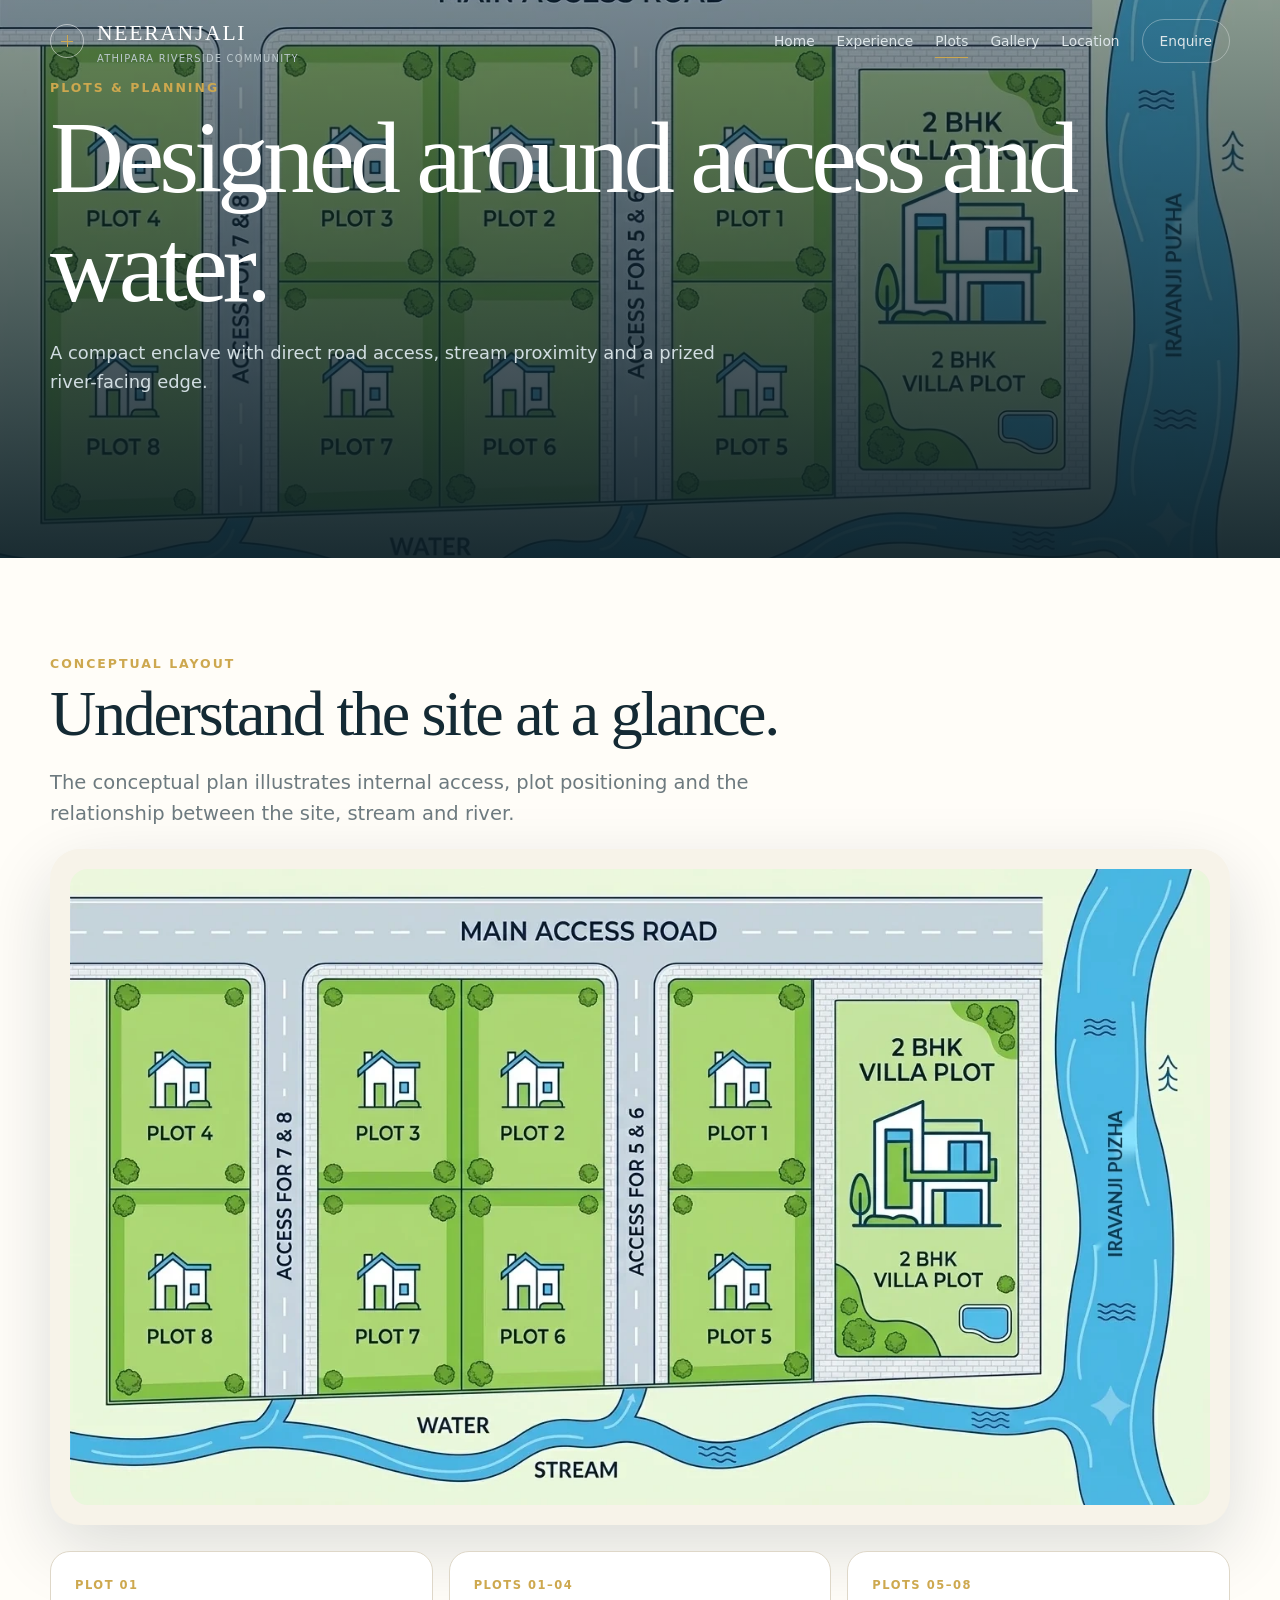
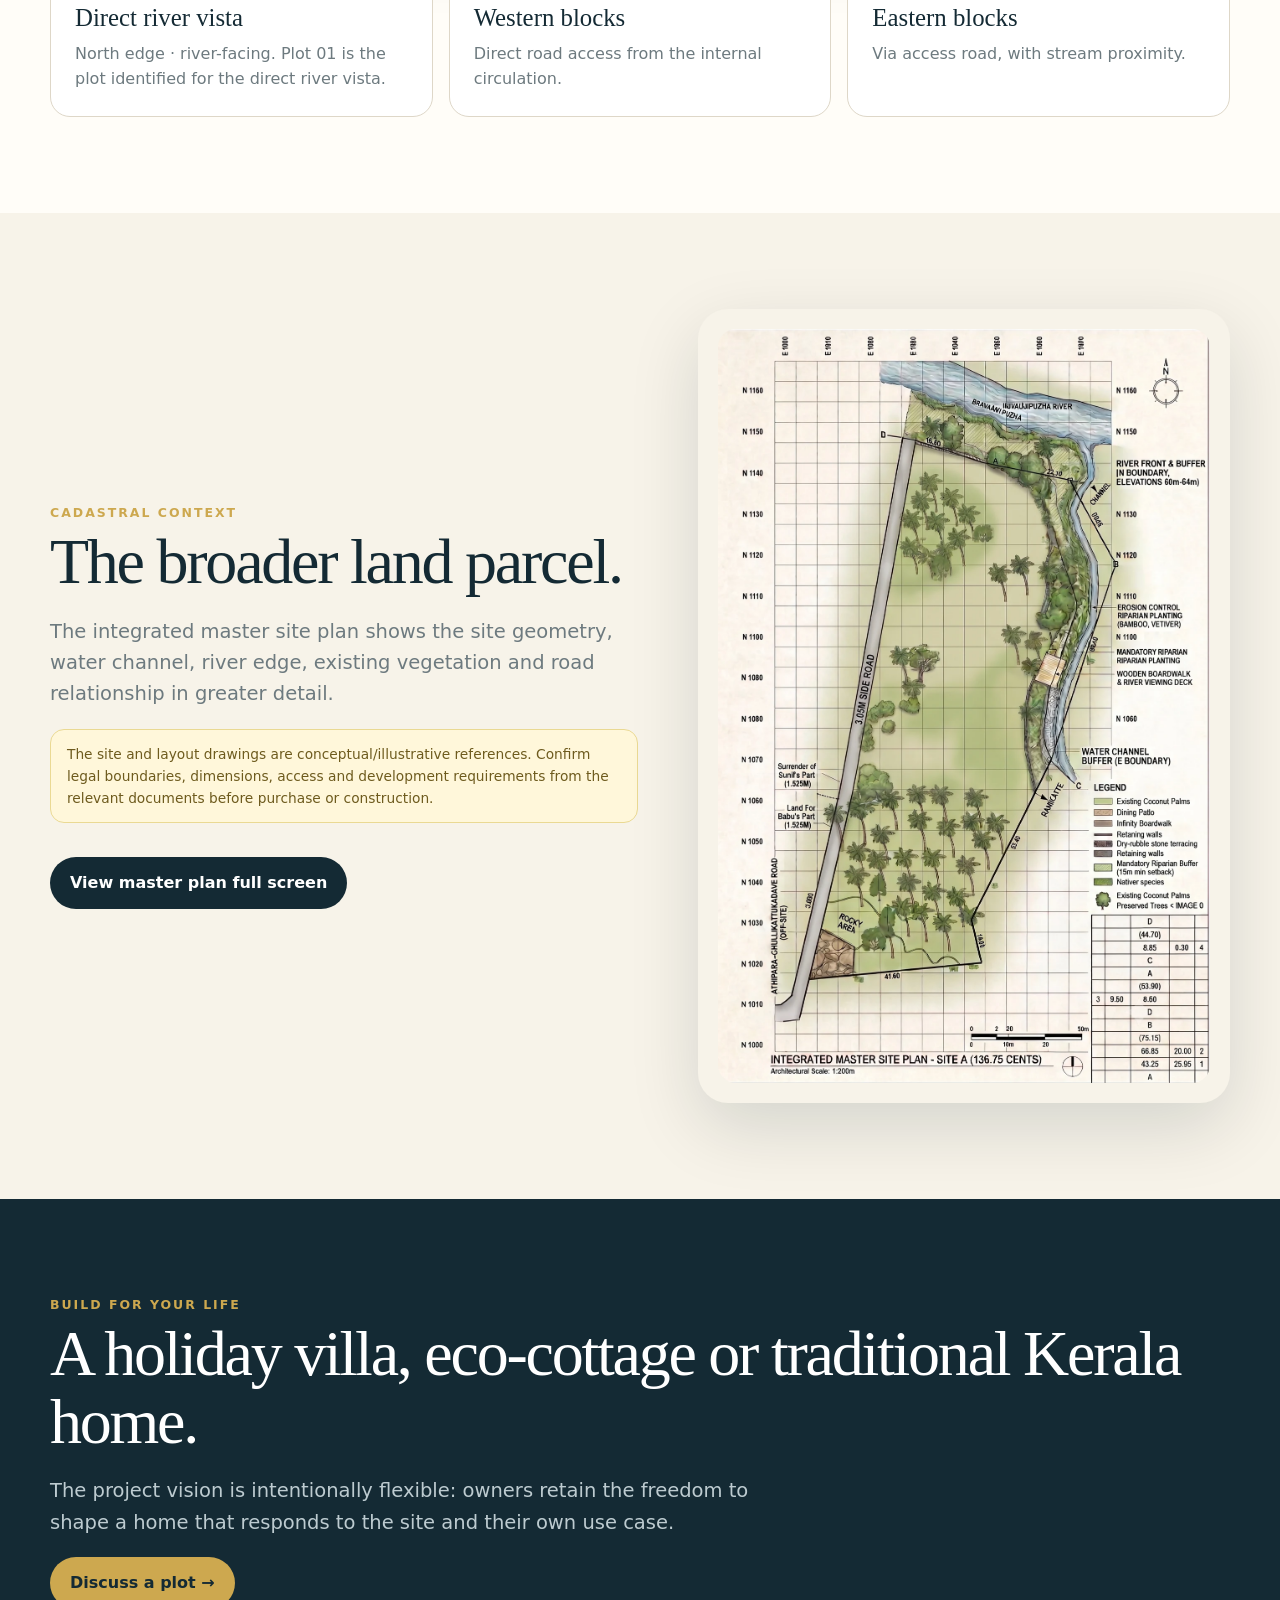
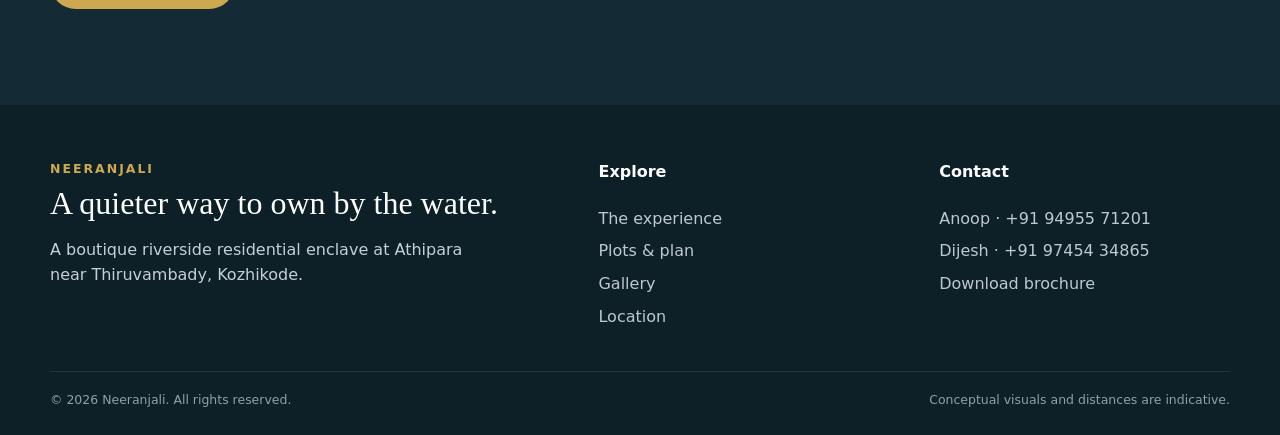
<file: plots.html>
<!doctype html>
<html lang="en">
<head>
<meta charset="utf-8"><meta name="viewport" content="width=device-width,initial-scale=1">
<title>Plots & Master Plan | Neeranjali</title>
<meta name="description" content="Explore Neeranjali plot orientation, road access, stream proximity and the conceptual master plan.">
<meta name="theme-color" content="#142a34">
<meta property="og:title" content="Plots & Master Plan | Neeranjali"><meta property="og:description" content="Explore Neeranjali plot orientation, road access, stream proximity and the conceptual master plan."><meta property="og:type" content="website"><meta property="og:image" content="assets/images/river.webp">
<link rel="stylesheet" href="assets/css/style.css">
</head>
<body data-page="plots">
<header class="site-header">
  <nav class="nav" aria-label="Main navigation">
    <a class="brand" href="index.html"><span class="brand-mark"></span><span><strong>NEERANJALI</strong><small>ATHIPARA RIVERSIDE COMMUNITY</small></span></a>
    <button class="menu-btn" aria-label="Toggle navigation" aria-expanded="false">☰</button>
    <div class="nav-links">
      <a data-nav="home" href="index.html">Home</a>
      <a data-nav="experience" href="experience.html">Experience</a>
      <a data-nav="plots" href="plots.html">Plots</a>
      <a data-nav="gallery" href="gallery.html">Gallery</a>
      <a data-nav="location" href="location.html">Location</a>
      <a data-nav="contact" class="nav-cta" href="contact.html">Enquire</a>
    </div>
  </nav>
</header>


<main><section class="subhero"><img src="assets/images/concept-plan.webp" alt="Conceptual layout plan"><div class="container"><div class="eyebrow">Plots & Planning</div><h1>Designed around access and water.</h1><p>A compact enclave with direct road access, stream proximity and a prized river-facing edge.</p></div></section>
<section class="section"><div class="container reveal"><div class="eyebrow">Conceptual layout</div><h2 class="section-title">Understand the site at a glance.</h2><p class="lead">The conceptual plan illustrates internal access, plot positioning and the relationship between the site, stream and river.</p><div class="plan-wrap" data-lightbox="assets/images/concept-plan.webp"><img src="assets/images/concept-plan.webp" alt="Neeranjali conceptual layout"></div><div class="plot-grid"><article class="plot-card"><div class="num">PLOT 01</div><h3>Direct river vista</h3><p>North edge · river-facing. Plot 01 is the plot identified for the direct river vista.</p></article><article class="plot-card"><div class="num">PLOTS 01–04</div><h3>Western blocks</h3><p>Direct road access from the internal circulation.</p></article><article class="plot-card"><div class="num">PLOTS 05–08</div><h3>Eastern blocks</h3><p>Via access road, with stream proximity.</p></article></div></div></section>
<section class="section" style="background:var(--cream)"><div class="container split reveal"><div><div class="eyebrow">Cadastral context</div><h2 class="section-title">The broader land parcel.</h2><p class="lead">The integrated master site plan shows the site geometry, water channel, river edge, existing vegetation and road relationship in greater detail.</p><p class="notice">The site and layout drawings are conceptual/illustrative references. Confirm legal boundaries, dimensions, access and development requirements from the relevant documents before purchase or construction.</p><button class="btn btn-dark" data-lightbox="assets/images/master-plan.webp" style="margin-top:20px">View master plan full screen</button></div><div class="plan-wrap" data-lightbox="assets/images/master-plan.webp"><img src="assets/images/master-plan.webp" alt="Integrated master site plan"></div></div></section>
<section class="section dark-section"><div class="container reveal"><div class="eyebrow">Build for your life</div><h2 class="section-title">A holiday villa, eco-cottage or traditional Kerala home.</h2><p class="lead">The project vision is intentionally flexible: owners retain the freedom to shape a home that responds to the site and their own use case.</p><a class="btn btn-primary" href="contact.html">Discuss a plot →</a></div></section></main>
<footer class="site-footer">
  <div class="container">
    <div class="footer-grid">
      <div><div class="eyebrow">Neeranjali</div><h3 style="font-size:2rem;margin:.5rem 0 1rem;color:white">A quieter way to own by the water.</h3><p style="max-width:430px">A boutique riverside residential enclave at Athipara near Thiruvambady, Kozhikode.</p></div>
      <div><h4>Explore</h4><a href="experience.html">The experience</a><a href="plots.html">Plots & plan</a><a href="gallery.html">Gallery</a><a href="location.html">Location</a></div>
      <div><h4>Contact</h4><a href="tel:+919495571201">Anoop · +91 94955 71201</a><a href="tel:+919745434865">Dijesh · +91 97454 34865</a><a href="downloads/Neeranjali_Premium_Brochure.pdf" target="_blank">Download brochure</a></div>
    </div>
    <div class="copyright"><span>© 2026 Neeranjali. All rights reserved.</span><span>Conceptual visuals and distances are indicative.</span></div>
  </div>
</footer>
<div class="video-modal" aria-hidden="true"><button class="modal-close" data-close-video aria-label="Close video">×</button><div class="modal-frame"><video id="videoPlayer" controls playsinline preload="metadata" title="Neeranjali video"></video></div></div>
<div class="lightbox"><button class="modal-close" data-close-lightbox aria-label="Close image">×</button><img alt="Expanded Neeranjali gallery view"></div>
<script src="assets/js/main.js"></script>

</body></html>
</file>
<file: assets/css/style.css>
:root{
  --ink:#142a34; --ink-2:#203944; --forest:#173b2e; --gold:#cda84f; --gold-2:#e0c679;
  --cream:#f7f3e9; --paper:#fffdf8; --muted:#6d7a7f; --line:#ded7c8; --white:#fff;
  --shadow:0 24px 70px rgba(10,29,35,.14); --radius:24px; --max:1180px;
}
*{box-sizing:border-box} html{scroll-behavior:smooth} body{margin:0;color:var(--ink);background:var(--paper);font-family:Inter,ui-sans-serif,system-ui,-apple-system,BlinkMacSystemFont,"Segoe UI",sans-serif;line-height:1.6}
body.nav-open{overflow:hidden} img{max-width:100%;display:block} a{color:inherit;text-decoration:none} button,input,textarea,select{font:inherit}.serif,h1,h2,h3{font-family:Georgia,"Times New Roman",serif;font-weight:500;line-height:1.06}.container{width:min(var(--max),calc(100% - 40px));margin:auto}.eyebrow{font-size:.78rem;text-transform:uppercase;letter-spacing:.16em;font-weight:800;color:var(--gold)}.section{padding:96px 0}.section-sm{padding:64px 0}.section-title{font-size:clamp(2.2rem,5vw,4.8rem);margin:.35rem 0 1rem;letter-spacing:-.035em}.lead{font-size:clamp(1rem,1.6vw,1.22rem);color:var(--muted);max-width:760px}.muted{color:var(--muted)}
.site-header{position:fixed;inset:0 0 auto 0;z-index:1000;padding:16px 0;transition:.3s}.site-header.scrolled{background:rgba(15,36,44,.92);backdrop-filter:blur(18px);box-shadow:0 12px 35px rgba(0,0,0,.12);padding:10px 0}.nav{width:min(var(--max),calc(100% - 40px));margin:auto;display:flex;align-items:center;gap:26px}.brand{margin-right:auto;color:#fff;display:flex;align-items:center;gap:13px}.brand-mark{width:34px;height:34px;border:1px solid rgba(255,255,255,.5);border-radius:50%;position:relative}.brand-mark:before,.brand-mark:after{content:"";position:absolute;background:var(--gold)}.brand-mark:before{width:12px;height:1px;left:10px;top:16px}.brand-mark:after{height:12px;width:1px;left:16px;top:10px}.brand strong{font-family:Georgia,"Times New Roman",serif;font-size:1.35rem;letter-spacing:.08em;font-weight:500}.brand small{display:block;font-size:.62rem;color:#bcc9ce;letter-spacing:.12em}.nav-links{display:flex;align-items:center;gap:22px;color:#dce5e8;font-size:.86rem}.nav-links a{position:relative}.nav-links a:after{content:"";position:absolute;height:1px;background:var(--gold);left:0;right:100%;bottom:-6px;transition:.25s}.nav-links a:hover:after,.nav-links a.active:after{right:0}.nav-cta{padding:10px 17px;border:1px solid rgba(255,255,255,.32);border-radius:999px}.menu-btn{display:none;margin-left:auto;background:none;border:0;color:#fff;font-size:1.8rem;cursor:pointer}
.hero{min-height:100svh;color:#fff;position:relative;display:grid;align-items:end;overflow:hidden;background:var(--ink)}.hero-media{position:absolute;inset:0}.hero-media img{width:100%;height:100%;object-fit:cover}.hero-media:after{content:"";position:absolute;inset:0;background:linear-gradient(180deg,rgba(10,24,31,.28) 0%,rgba(10,24,31,.28) 35%,rgba(10,24,31,.88) 100%),linear-gradient(90deg,rgba(10,24,31,.35),transparent 55%)}.hero-content{position:relative;z-index:2;padding:180px 0 88px}.hero h1{font-size:clamp(4rem,12vw,9.4rem);margin:10px 0 4px;letter-spacing:-.055em;font-weight:400}.hero-sub{font-size:clamp(1.05rem,2vw,1.5rem);max-width:720px;color:#dbe4e6;margin-bottom:32px}.hero-actions{display:flex;gap:12px;flex-wrap:wrap}.btn{border:0;border-radius:999px;padding:13px 20px;display:inline-flex;align-items:center;gap:10px;cursor:pointer;font-weight:750;transition:.25s}.btn:hover{transform:translateY(-2px)}.btn-primary{background:var(--gold);color:#142a34}.btn-secondary{background:rgba(255,255,255,.1);color:#fff;border:1px solid rgba(255,255,255,.35);backdrop-filter:blur(8px)}.btn-dark{background:var(--ink);color:#fff}.hero-stats{display:grid;grid-template-columns:repeat(4,1fr);gap:1px;background:rgba(255,255,255,.18);margin-top:62px;border:1px solid rgba(255,255,255,.2);border-radius:20px;overflow:hidden;max-width:840px}.hero-stat{padding:18px 20px;background:rgba(10,27,35,.48);backdrop-filter:blur(12px)}.hero-stat strong{display:block;color:var(--gold-2);font-size:1.25rem}.hero-stat span{font-size:.72rem;color:#cfdbdf;text-transform:uppercase;letter-spacing:.11em}
.split{display:grid;grid-template-columns:1.05fr .95fr;gap:60px;align-items:center}.photo-stack{position:relative;min-height:580px}.photo-stack .main{position:absolute;inset:0 70px 70px 0;width:calc(100% - 70px);height:calc(100% - 70px);object-fit:cover;border-radius:var(--radius);box-shadow:var(--shadow)}.photo-stack .float{position:absolute;right:0;bottom:0;width:48%;height:46%;object-fit:cover;border:10px solid var(--paper);border-radius:20px;box-shadow:var(--shadow)}.feature-list{display:grid;grid-template-columns:1fr 1fr;gap:14px;margin-top:30px}.feature{padding:20px;border:1px solid var(--line);border-radius:18px;background:#fff}.feature b{display:block;margin-bottom:6px}.feature p{margin:0;color:var(--muted);font-size:.92rem}.feature .icon{width:34px;height:34px;border-radius:50%;display:grid;place-items:center;background:var(--cream);color:var(--forest);margin-bottom:12px}
.dark-section{background:var(--ink);color:#fff}.dark-section .lead{color:#bdcbd0}.video-showcase{display:grid;grid-template-columns:1.1fr .9fr;gap:20px;margin-top:40px}.video-card{min-height:520px;border-radius:28px;position:relative;overflow:hidden;background:#000;box-shadow:var(--shadow);cursor:pointer}.video-card.small{min-height:250px}.video-card img{position:absolute;width:100%;height:100%;object-fit:cover;opacity:.84;transition:.45s}.video-card:hover img{transform:scale(1.035);opacity:.74}.video-card:after{content:"";position:absolute;inset:0;background:linear-gradient(180deg,transparent 38%,rgba(6,17,21,.85))}.video-caption{position:absolute;z-index:2;left:28px;right:28px;bottom:26px}.video-caption h3{font-size:2rem;margin:6px 0}.play{width:58px;height:58px;display:grid;place-items:center;border-radius:50%;background:var(--gold);color:var(--ink);font-size:1.2rem;margin-bottom:12px}.video-side{display:grid;grid-template-rows:1fr 1fr;gap:20px}.quote-card{border-radius:28px;background:var(--forest);padding:34px;display:flex;flex-direction:column;justify-content:end}.quote-card blockquote{font:500 2rem/1.15 Georgia,serif;margin:0 0 20px}.quote-card p{color:#bcd0c4;margin:0}
.stat-grid{display:grid;grid-template-columns:repeat(5,1fr);gap:14px;margin-top:40px}.stat{background:#fff;border:1px solid var(--line);padding:28px;border-radius:20px}.stat strong{font:500 2rem/1 Georgia,serif;color:var(--forest);display:block;margin-bottom:8px}.stat span{color:var(--muted);font-size:.88rem}
.media-grid{display:grid;grid-template-columns:repeat(12,1fr);grid-auto-rows:180px;gap:14px;margin-top:38px}.media-item{position:relative;overflow:hidden;border-radius:20px;background:var(--cream);cursor:pointer}.media-item img{width:100%;height:100%;object-fit:cover;transition:.45s}.media-item:hover img{transform:scale(1.04)}.media-item:after{content:"";position:absolute;inset:auto 0 0 0;height:45%;background:linear-gradient(transparent,rgba(12,30,38,.72));opacity:.8}.media-item span{position:absolute;z-index:2;bottom:14px;left:16px;color:#fff;font-size:.85rem}.media-item:nth-child(1){grid-column:span 7;grid-row:span 2}.media-item:nth-child(2){grid-column:span 5;grid-row:span 2}.media-item:nth-child(3){grid-column:span 4;grid-row:span 2}.media-item:nth-child(4){grid-column:span 4;grid-row:span 2}.media-item:nth-child(5){grid-column:span 4;grid-row:span 2}
.plan-wrap{background:var(--cream);border-radius:30px;padding:20px;box-shadow:var(--shadow)}.plan-wrap img{border-radius:18px;width:100%}.plot-grid{display:grid;grid-template-columns:repeat(3,1fr);gap:16px;margin-top:26px}.plot-card{padding:24px;background:#fff;border:1px solid var(--line);border-radius:20px;transition:.25s}.plot-card:hover{transform:translateY(-4px);box-shadow:0 20px 40px rgba(20,42,52,.09)}.plot-card .num{font-size:.72rem;letter-spacing:.13em;color:var(--gold);font-weight:800}.plot-card h3{font-size:1.55rem;margin:10px 0}.plot-card p{margin:0;color:var(--muted)}
.location-grid{display:grid;grid-template-columns:.9fr 1.1fr;gap:52px;align-items:stretch}.matrix{border:1px solid var(--line);border-radius:24px;overflow:hidden;background:#fff}.matrix-row{display:flex;justify-content:space-between;gap:20px;padding:19px 22px;border-bottom:1px solid var(--line)}.matrix-row:last-child{border-bottom:0}.matrix-row strong{color:var(--forest)}.map-card{position:relative;overflow:hidden;border-radius:24px;min-height:430px;background:var(--ink)}.map-card img{width:100%;height:100%;object-fit:cover;opacity:.7}.map-card:after{content:"";position:absolute;inset:0;background:linear-gradient(180deg,transparent,rgba(13,32,39,.86))}.map-content{position:absolute;z-index:2;left:32px;right:32px;bottom:28px;color:#fff}.map-content h3{font-size:2.1rem;margin:.3rem 0 .7rem}
.contact-grid{display:grid;grid-template-columns:.8fr 1.2fr;gap:50px}.contact-card{background:var(--ink);color:#fff;padding:34px;border-radius:26px}.contact-card h3{font-size:2rem;margin:0 0 20px}.contact-line{padding:14px 0;border-top:1px solid rgba(255,255,255,.12)}.contact-line span{display:block;color:#9eb0b7;font-size:.78rem;text-transform:uppercase;letter-spacing:.08em}.contact-line a{font-size:1.04rem}.form{padding:34px;border:1px solid var(--line);border-radius:26px;background:#fff}.fields{display:grid;grid-template-columns:1fr 1fr;gap:14px}.field{display:flex;flex-direction:column;gap:7px}.field.full{grid-column:1/-1}.field label{font-size:.82rem;font-weight:700}.field input,.field textarea,.field select{border:1px solid var(--line);border-radius:14px;padding:13px 14px;background:#fff;color:var(--ink);outline:none}.field input:focus,.field textarea:focus,.field select:focus{border-color:var(--gold);box-shadow:0 0 0 3px rgba(205,168,79,.12)}.field textarea{min-height:120px;resize:vertical}
.subhero{min-height:62svh;background:var(--ink);color:#fff;position:relative;display:grid;align-items:end;overflow:hidden}.subhero img{position:absolute;inset:0;width:100%;height:100%;object-fit:cover;opacity:.65}.subhero:after{content:"";position:absolute;inset:0;background:linear-gradient(180deg,rgba(12,30,38,.15),rgba(12,30,38,.9))}.subhero .container{position:relative;z-index:2;padding-bottom:66px}.subhero h1{font-size:clamp(3.5rem,8vw,7rem);margin:.4rem 0 1rem;letter-spacing:-.05em}.subhero p{max-width:680px;color:#d1dde1;font-size:1.12rem}
.lightbox,.video-modal{position:fixed;z-index:2000;inset:0;background:rgba(3,12,16,.94);display:none;align-items:center;justify-content:center;padding:30px}.lightbox.open,.video-modal.open{display:flex}.lightbox img{max-width:min(1200px,95vw);max-height:88vh;border-radius:16px;box-shadow:var(--shadow)}.modal-frame{width:min(1100px,95vw);aspect-ratio:16/9;background:#000;border-radius:18px;overflow:hidden;position:relative;box-shadow:0 30px 90px rgba(0,0,0,.45)}.modal-frame video{display:block;width:100%;height:100%;object-fit:contain;background:#000}.video-modal.portrait .modal-frame{width:min(500px,85vw,48.375vh);aspect-ratio:9/16}.video-modal.landscape .modal-frame{width:min(1100px,95vw);aspect-ratio:16/9}.modal-close{position:absolute;top:24px;right:26px;width:44px;height:44px;border-radius:50%;border:1px solid rgba(255,255,255,.25);background:rgba(0,0,0,.3);color:#fff;font-size:1.5rem;cursor:pointer;z-index:3}.reveal{opacity:0;transform:translateY(18px);transition:.7s ease}.reveal.in{opacity:1;transform:none}
.site-footer{background:#0d2028;color:#c5d0d4;padding:54px 0 25px}.footer-grid{display:grid;grid-template-columns:1.2fr .7fr .7fr;gap:50px}.site-footer h4{color:#fff;margin-top:0}.site-footer a{display:block;margin:7px 0;color:#bdc9cd}.copyright{border-top:1px solid rgba(255,255,255,.1);margin-top:35px;padding-top:18px;font-size:.78rem;display:flex;justify-content:space-between;gap:20px;color:#8fa0a6}
.notice{background:#fff7da;border:1px solid #ead993;padding:13px 16px;border-radius:14px;color:#6e5b1e;font-size:.86rem;margin-top:20px}
@media(max-width:900px){.nav-links{position:fixed;inset:0 0 0 28%;background:#102630;padding:100px 32px 32px;display:none;flex-direction:column;align-items:flex-start;font-size:1.15rem}.nav-open .nav-links{display:flex}.menu-btn{display:block;position:relative;z-index:2}.split,.video-showcase,.location-grid,.contact-grid{grid-template-columns:1fr}.video-card{min-height:430px}.video-side{grid-template-columns:1fr 1fr;grid-template-rows:none}.feature-list,.plot-grid{grid-template-columns:1fr 1fr}.stat-grid{grid-template-columns:1fr 1fr}.footer-grid{grid-template-columns:1fr 1fr}.media-grid{grid-template-columns:1fr 1fr;grid-auto-rows:230px}.media-item,.media-item:nth-child(n){grid-column:span 1;grid-row:span 1}.photo-stack{min-height:500px}}
@media(max-width:640px){.container,.nav{width:min(100% - 26px,var(--max))}.section{padding:72px 0}.hero-content{padding-bottom:42px}.hero h1{font-size:4rem}.hero-stats{grid-template-columns:1fr 1fr}.hero-stat{padding:14px}.feature-list,.plot-grid,.stat-grid,.fields,.footer-grid,.video-side{grid-template-columns:1fr}.photo-stack{min-height:430px}.photo-stack .main{right:38px;bottom:50px;width:calc(100% - 38px);height:calc(100% - 50px)}.photo-stack .float{width:54%;border-width:6px}.video-card,.video-card.small{min-height:330px}.media-grid{grid-template-columns:1fr}.footer-grid{gap:24px}.copyright{flex-direction:column}.subhero{min-height:54svh}.subhero h1{font-size:3.4rem}.nav-links{inset:0 0 0 15%}}
</file>
